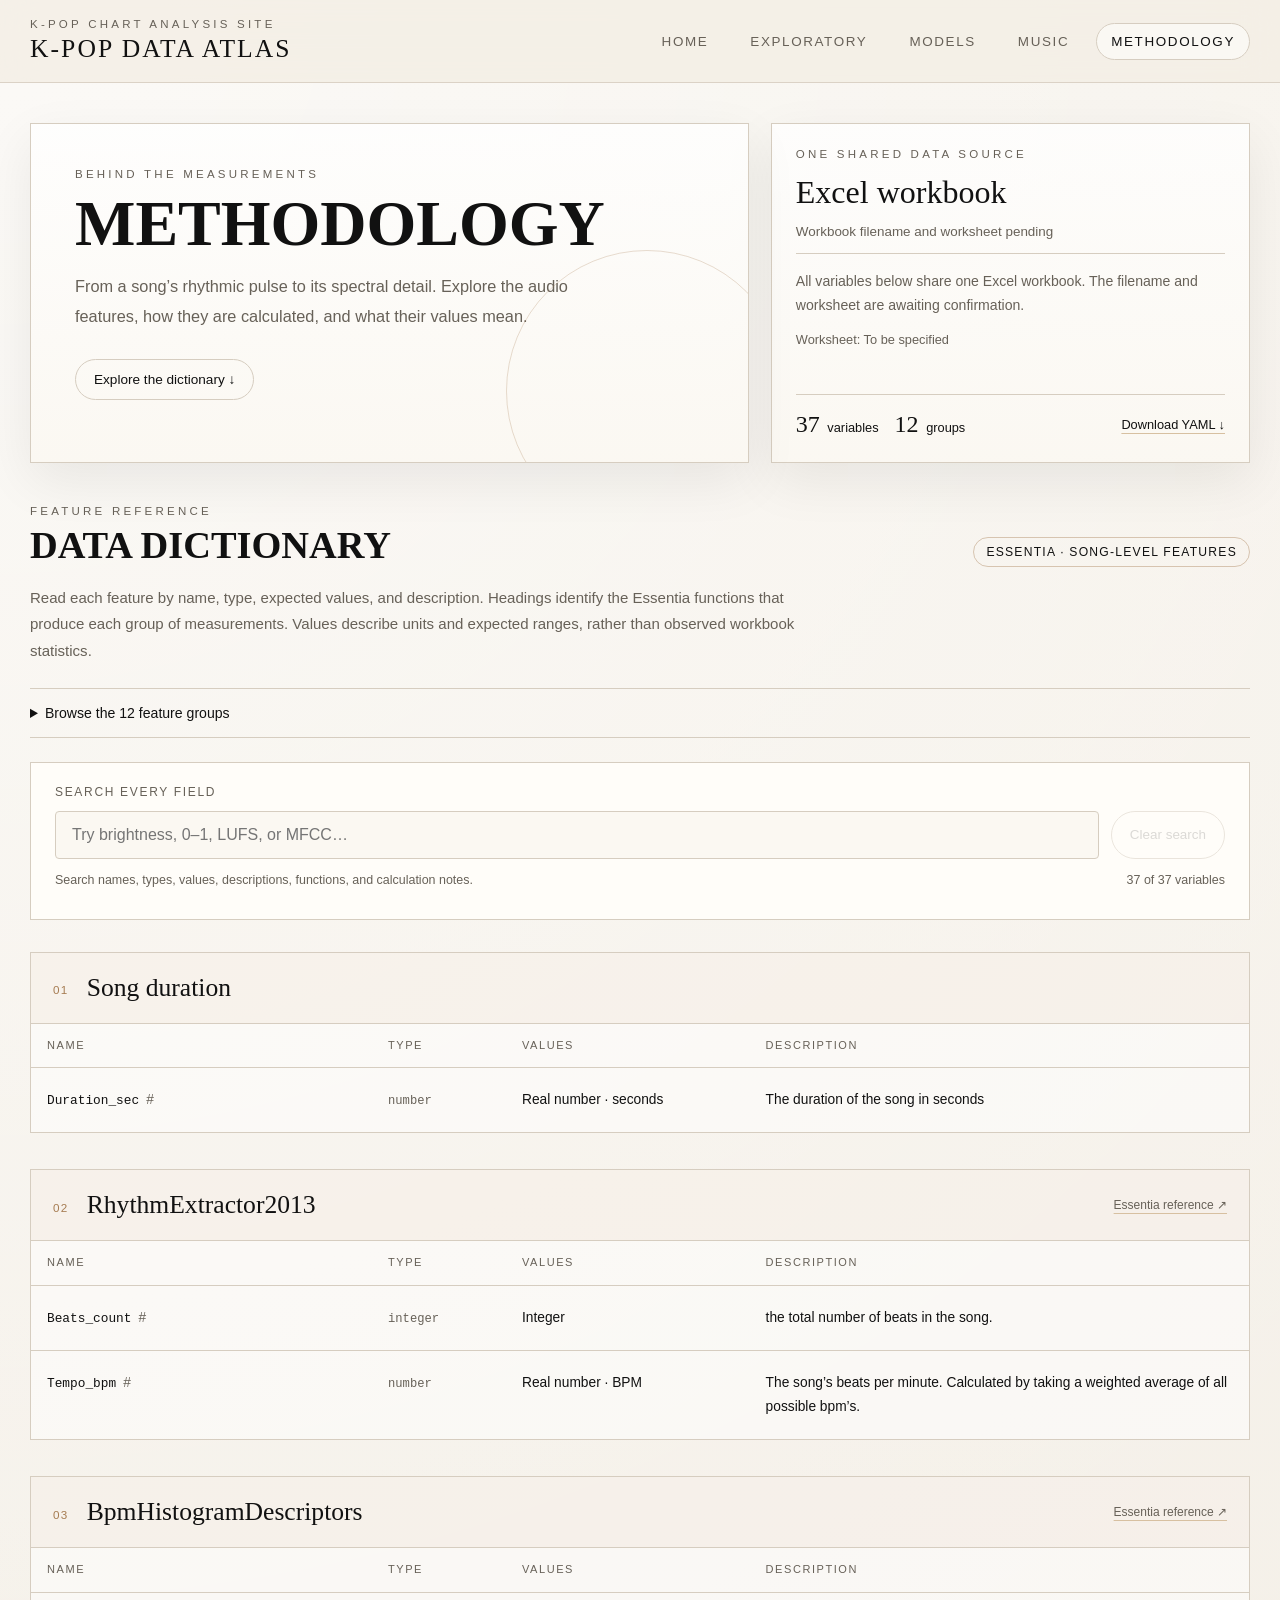
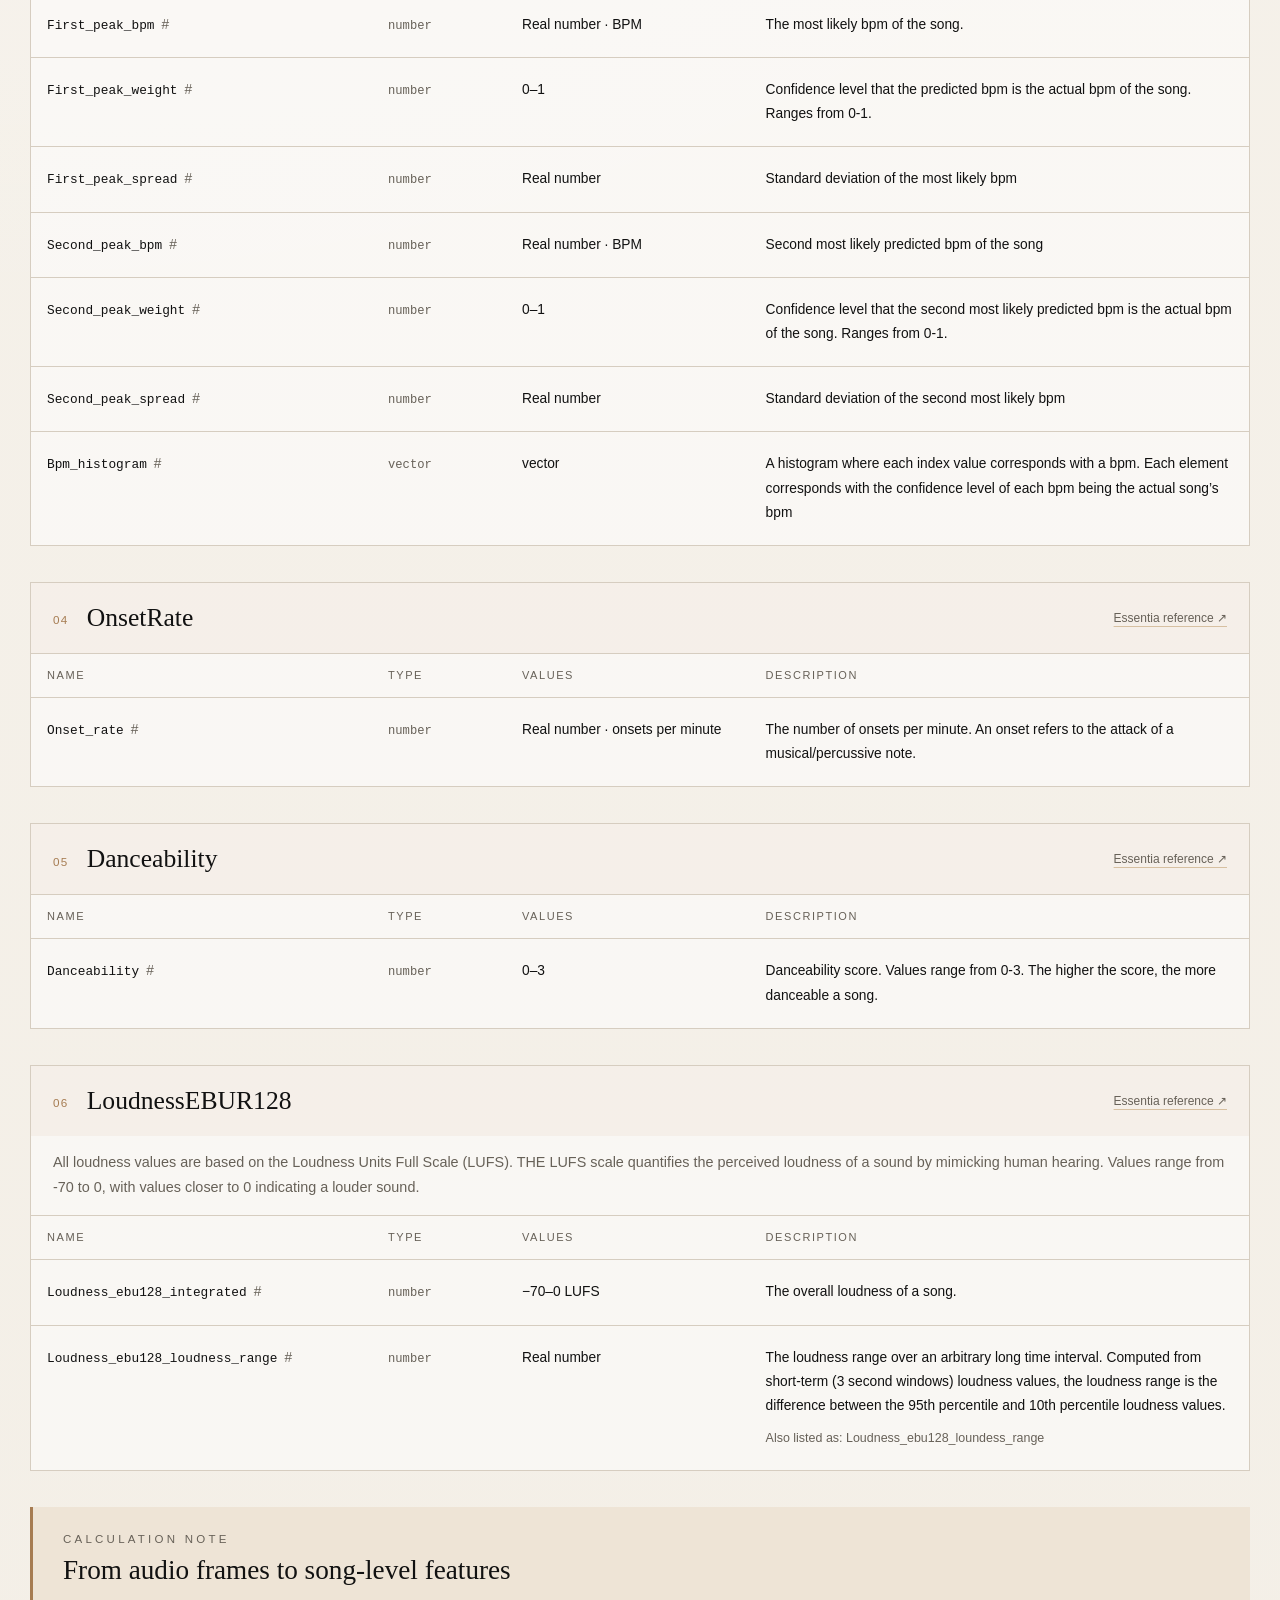
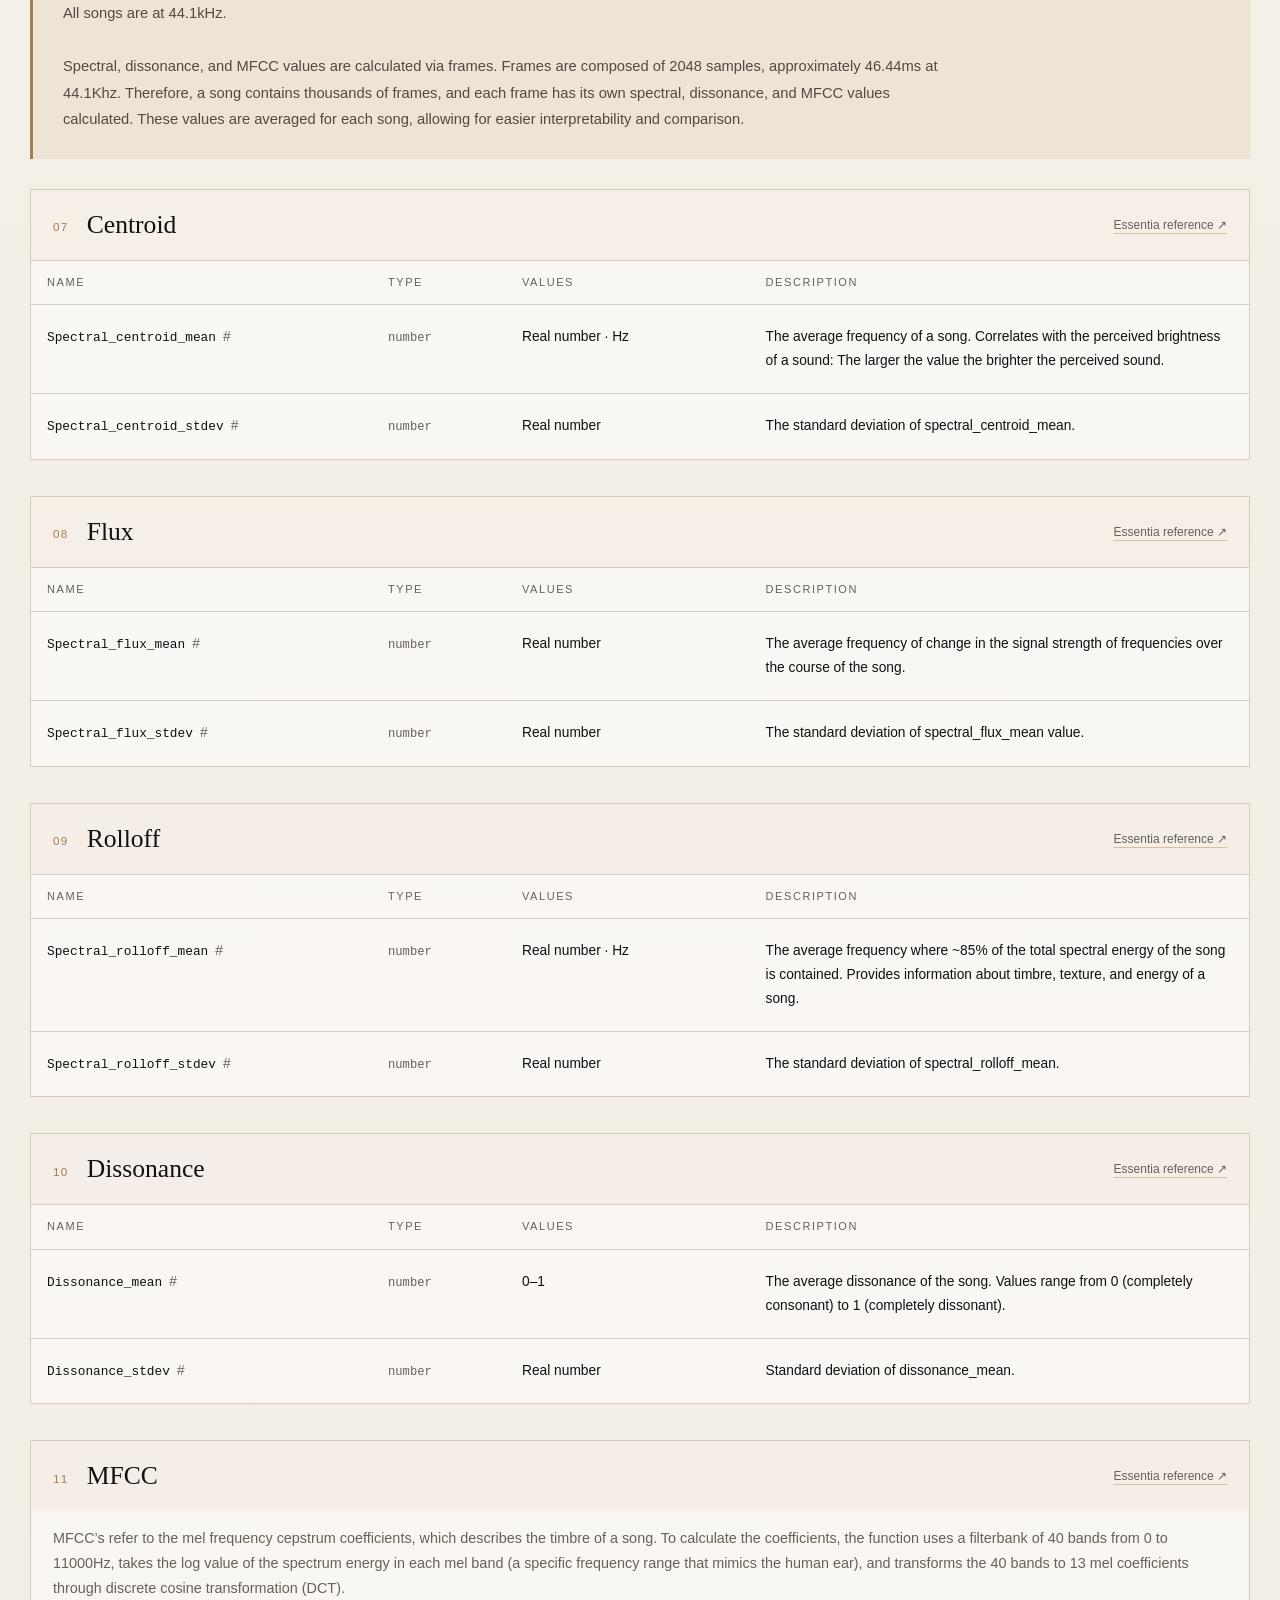
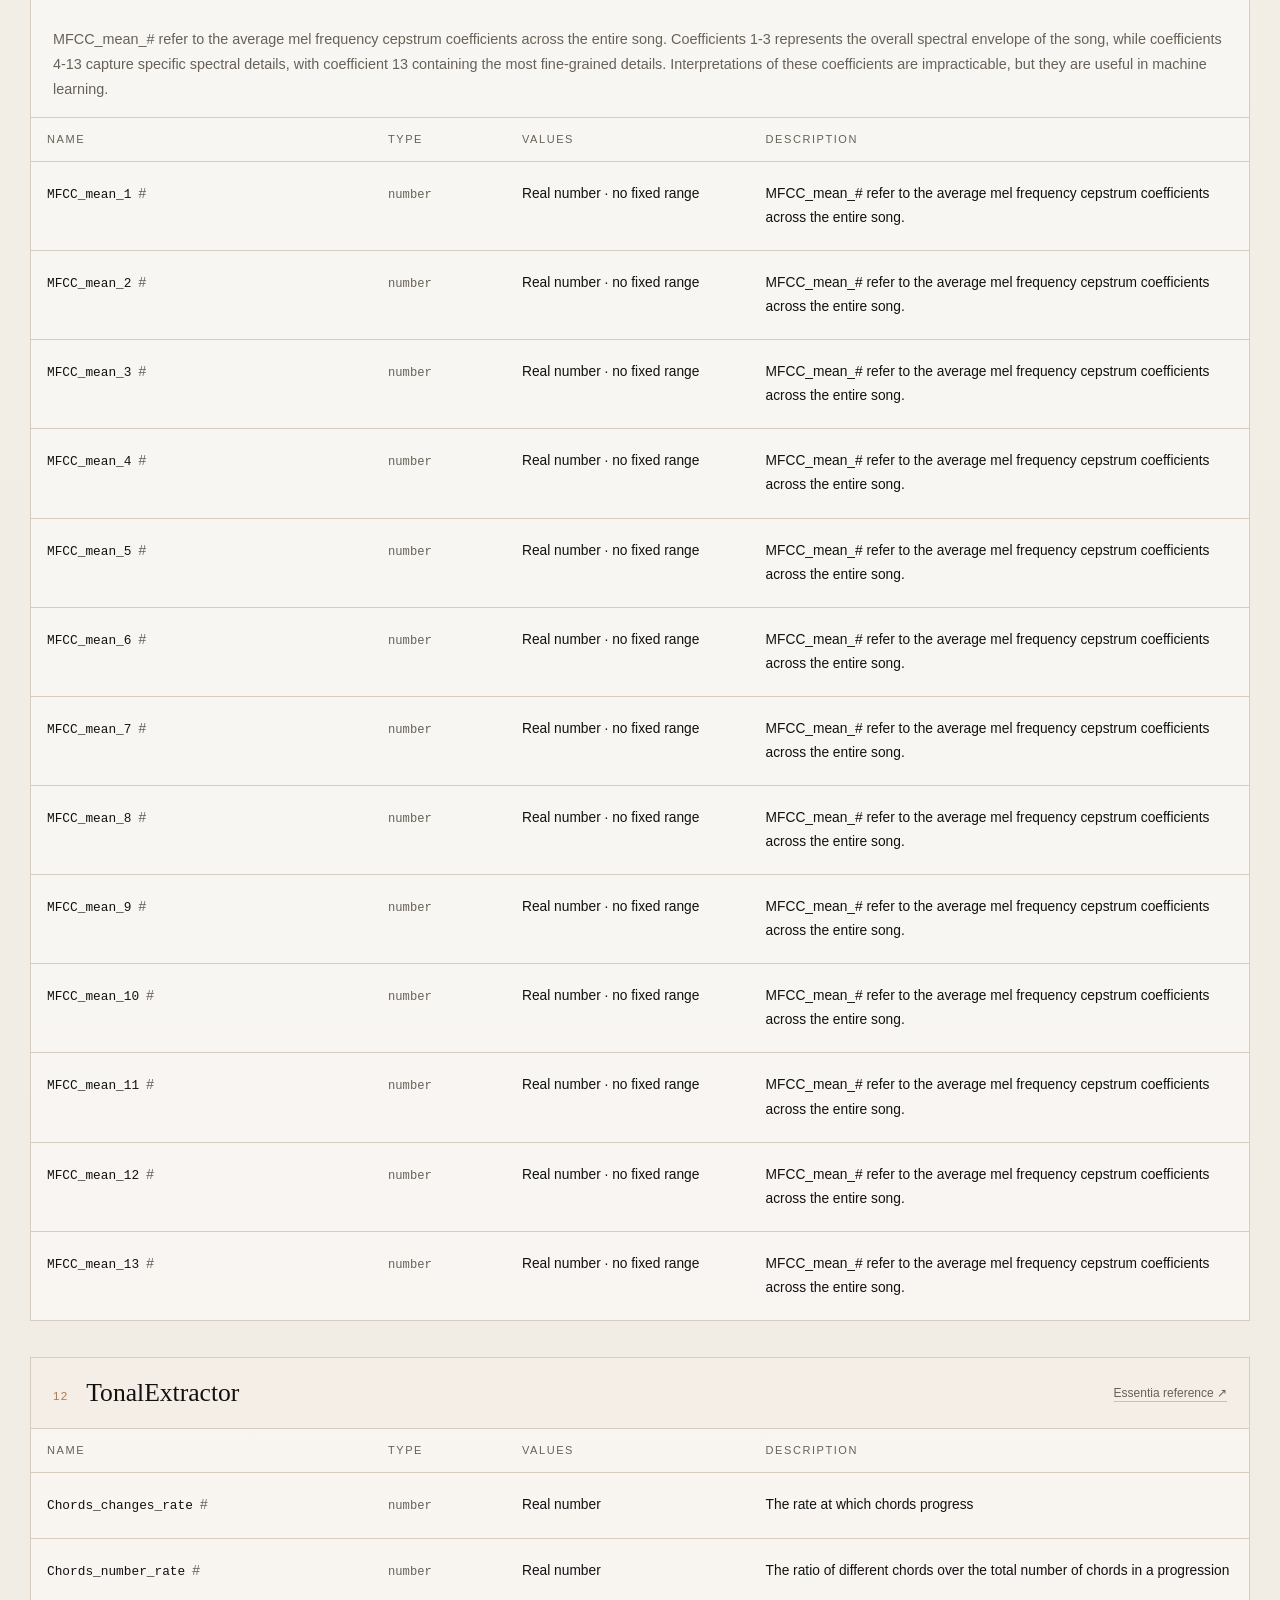
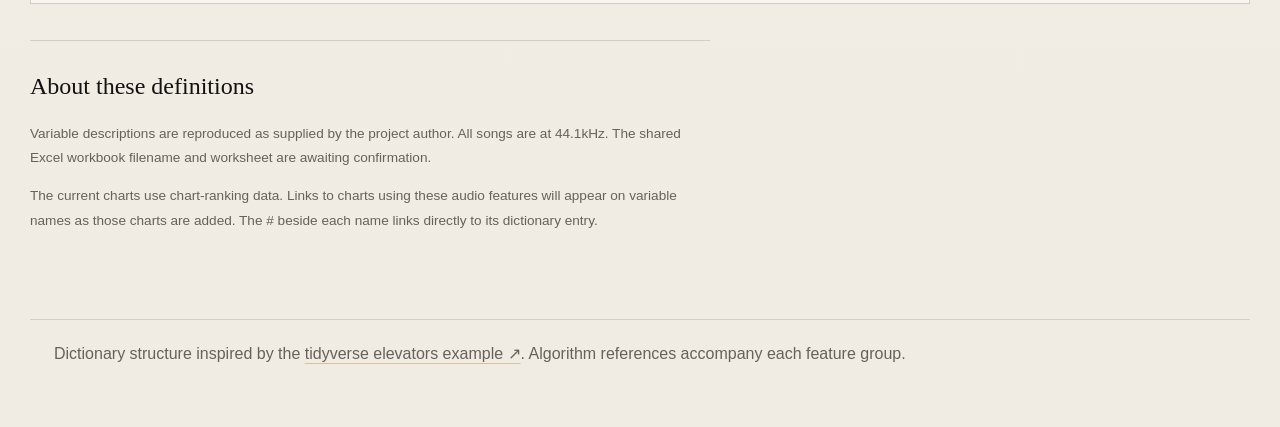
<file: docs/methodology.html>
<!DOCTYPE html>
<!-- Generated by build_methodology.py. Edit templates/methodology.html and data/audio_features.yaml. -->
<html lang="en">
<head>
  <meta charset="UTF-8">
  <meta name="viewport" content="width=device-width, initial-scale=1.0">
  <meta name="description" content="A searchable dictionary of Essentia audio features used in the K-pop Data Atlas, with units, definitions, and calculation notes.">
  <title>Methodology | K-pop Data Atlas</title>
  <link rel="stylesheet" href="static/css/styles.css">
  <link rel="stylesheet" href="static/css/methodology.css">
</head>
<body data-page="methodology">
<a class="skip-link" href="#dictionary">Skip to data dictionary</a>
<div class="site-shell">
      <header class="site-header">
        <div class="nav-wrap">
          <a class="brand-lockup" href="index.html">
            <span class="brand-kicker">K-pop chart analysis site</span>
            <span class="brand-title">K-pop Data Atlas</span>
          </a>
          <nav class="nav-links">
            <a class="nav-link" data-page="home" href="index.html">Home</a>
            <a class="nav-link" data-page="exploratory" href="exploratory.html">Exploratory</a>
            <a class="nav-link" data-page="models" href="models.html">Models</a>
            <a class="nav-link" data-page="music" href="music.html">Music</a>
            <a class="nav-link" data-page="methodology" href="methodology.html">Methodology</a>
          </nav>
        </div>
      </header>
<main class="page-wrap methodology-page">
  <section class="hero methodology-hero" aria-labelledby="page-title">
    <article class="hero-copy">
      <div class="eyebrow">Behind the measurements</div>
      <h1 class="page-title" id="page-title">Methodology</h1>
      <p class="lede">From a song’s rhythmic pulse to its spectral detail. Explore the audio features, how they are calculated, and what their values mean.</p>
      <a class="method-button" href="#dictionary">Explore the dictionary ↓</a>
    </article>
    <aside class="hero-panel source-panel" aria-labelledby="source-heading">
      <div>
        <div class="eyebrow">One shared data source</div>
        <h2 id="source-heading">Excel workbook</h2>
        <p class="source-filename">Workbook filename and worksheet pending</p>
        <p class="card-copy">All variables below share one Excel workbook. The filename and worksheet are awaiting confirmation.</p>
        <p class="source-sheet">Worksheet: To be specified</p>
      </div>
      <div class="source-meta"><span><strong>37</strong> variables</span><span><strong>12</strong> groups</span><a href="data/audio_features.yaml" download>Download YAML ↓</a></div>
    </aside>
  </section>
  <section id="dictionary" aria-labelledby="dictionary-title">
    <div class="section-head dictionary-heading"><div><div class="eyebrow">Feature reference</div><h2 class="section-title" id="dictionary-title">Data dictionary</h2></div><span class="pill">Essentia · Song-level features</span></div>
    <p class="section-copy dictionary-intro">Read each feature by name, type, expected values, and description. Headings identify the Essentia functions that produce each group of measurements. Values describe units and expected ranges, rather than observed workbook statistics.</p>
    <details class="dictionary-outline"><summary>Browse the 12 feature groups</summary><nav aria-label="Feature groups"><a href="#group-duration">Song duration <span>01</span></a><a href="#group-rhythm">RhythmExtractor2013 <span>02</span></a><a href="#group-bpm">BpmHistogramDescriptors <span>07</span></a><a href="#group-onset">OnsetRate <span>01</span></a><a href="#group-danceability">Danceability <span>01</span></a><a href="#group-loudness">LoudnessEBUR128 <span>02</span></a><a href="#group-centroid">Centroid <span>02</span></a><a href="#group-flux">Flux <span>02</span></a><a href="#group-rolloff">Rolloff <span>02</span></a><a href="#group-dissonance">Dissonance <span>02</span></a><a href="#group-mfcc">MFCC <span>13</span></a><a href="#group-tonal">TonalExtractor <span>02</span></a></nav></details>
    <div class="dictionary-search" hidden>
      <label for="dictionary-query">Search every field</label>
      <div class="search-input-row"><input id="dictionary-query" type="search" placeholder="Try brightness, 0–1, LUFS, or MFCC…" aria-describedby="search-help" autocomplete="off"><button type="button" id="clear-search">Clear search</button></div>
      <div class="search-meta"><p id="search-help">Search names, types, values, descriptions, functions, and calculation notes.</p><p id="search-count" role="status" aria-live="polite" aria-atomic="true">37 of 37 variables</p></div>
    </div>
    <noscript><p class="frame-note">All variables are shown below. Enable JavaScript to use the search filter.</p></noscript>
    <div id="dictionary-results"><section class="dictionary-group" id="group-duration" data-frame="false">
<div class="group-heading"><h3><span>01</span> Song duration</h3></div>
<table class="dictionary-table"><caption class="sr-only">Song duration variables</caption><colgroup><col class="col-name"><col class="col-type"><col class="col-values"><col class="col-description"></colgroup><thead><tr><th scope="col">Name</th><th scope="col">Type</th><th scope="col">Values</th><th scope="col">Description</th></tr></thead><tbody><tr id="variable-duration_sec" data-variable data-search="Duration_sec number Real number · seconds The duration of the song in seconds duration  duration Song duration  False  Excel (.xlsx)  Workbook filename and worksheet pending All variables below share one Excel workbook. The filename and worksheet are awaiting confirmation. "><th scope="row" data-label="Name"><code>Duration_sec</code><a class="permalink" href="#variable-duration_sec" aria-label="Permalink to Duration_sec">#</a></th><td data-label="Type"><span class="type-tag">number</span></td><td data-label="Values">Real number · seconds</td><td data-label="Description">The duration of the song in seconds</td></tr></tbody></table></section>
<section class="dictionary-group" id="group-rhythm" data-frame="false">
<div class="group-heading"><h3><span>02</span> RhythmExtractor2013</h3><a class="algorithm-reference" href="https://essentia.upf.edu/reference/std_RhythmExtractor2013.html">Essentia reference ↗</a></div>
<table class="dictionary-table"><caption class="sr-only">RhythmExtractor2013 variables</caption><colgroup><col class="col-name"><col class="col-type"><col class="col-values"><col class="col-description"></colgroup><thead><tr><th scope="col">Name</th><th scope="col">Type</th><th scope="col">Values</th><th scope="col">Description</th></tr></thead><tbody><tr id="variable-beats_count" data-variable data-search="Beats_count integer Integer the total number of beats in the song. rhythm  rhythm RhythmExtractor2013  False https://essentia.upf.edu/reference/std_RhythmExtractor2013.html Excel (.xlsx)  Workbook filename and worksheet pending All variables below share one Excel workbook. The filename and worksheet are awaiting confirmation. "><th scope="row" data-label="Name"><code>Beats_count</code><a class="permalink" href="#variable-beats_count" aria-label="Permalink to Beats_count">#</a></th><td data-label="Type"><span class="type-tag">integer</span></td><td data-label="Values">Integer</td><td data-label="Description">the total number of beats in the song.</td></tr><tr id="variable-tempo_bpm" data-variable data-search="Tempo_bpm number Real number · BPM The song’s beats per minute. Calculated by taking a weighted average of all possible bpm’s. rhythm  rhythm RhythmExtractor2013  False https://essentia.upf.edu/reference/std_RhythmExtractor2013.html Excel (.xlsx)  Workbook filename and worksheet pending All variables below share one Excel workbook. The filename and worksheet are awaiting confirmation. "><th scope="row" data-label="Name"><code>Tempo_bpm</code><a class="permalink" href="#variable-tempo_bpm" aria-label="Permalink to Tempo_bpm">#</a></th><td data-label="Type"><span class="type-tag">number</span></td><td data-label="Values">Real number · BPM</td><td data-label="Description">The song’s beats per minute. Calculated by taking a weighted average of all possible bpm’s.</td></tr></tbody></table></section>
<section class="dictionary-group" id="group-bpm" data-frame="false">
<div class="group-heading"><h3><span>03</span> BpmHistogramDescriptors</h3><a class="algorithm-reference" href="https://essentia.upf.edu/reference/std_BpmHistogramDescriptors.html">Essentia reference ↗</a></div>
<table class="dictionary-table"><caption class="sr-only">BpmHistogramDescriptors variables</caption><colgroup><col class="col-name"><col class="col-type"><col class="col-values"><col class="col-description"></colgroup><thead><tr><th scope="col">Name</th><th scope="col">Type</th><th scope="col">Values</th><th scope="col">Description</th></tr></thead><tbody><tr id="variable-first_peak_bpm" data-variable data-search="First_peak_bpm number Real number · BPM The most likely bpm of the song. bpm  bpm BpmHistogramDescriptors  False https://essentia.upf.edu/reference/std_BpmHistogramDescriptors.html Excel (.xlsx)  Workbook filename and worksheet pending All variables below share one Excel workbook. The filename and worksheet are awaiting confirmation. "><th scope="row" data-label="Name"><code>First_peak_bpm</code><a class="permalink" href="#variable-first_peak_bpm" aria-label="Permalink to First_peak_bpm">#</a></th><td data-label="Type"><span class="type-tag">number</span></td><td data-label="Values">Real number · BPM</td><td data-label="Description">The most likely bpm of the song.</td></tr><tr id="variable-first_peak_weight" data-variable data-search="First_peak_weight number 0–1 Confidence level that the predicted bpm is the actual bpm of the song. Ranges from 0-1. bpm  bpm BpmHistogramDescriptors  False https://essentia.upf.edu/reference/std_BpmHistogramDescriptors.html Excel (.xlsx)  Workbook filename and worksheet pending All variables below share one Excel workbook. The filename and worksheet are awaiting confirmation. "><th scope="row" data-label="Name"><code>First_peak_weight</code><a class="permalink" href="#variable-first_peak_weight" aria-label="Permalink to First_peak_weight">#</a></th><td data-label="Type"><span class="type-tag">number</span></td><td data-label="Values">0–1</td><td data-label="Description">Confidence level that the predicted bpm is the actual bpm of the song. Ranges from 0-1.</td></tr><tr id="variable-first_peak_spread" data-variable data-search="First_peak_spread number Real number Standard deviation of the most likely bpm bpm  bpm BpmHistogramDescriptors  False https://essentia.upf.edu/reference/std_BpmHistogramDescriptors.html Excel (.xlsx)  Workbook filename and worksheet pending All variables below share one Excel workbook. The filename and worksheet are awaiting confirmation. "><th scope="row" data-label="Name"><code>First_peak_spread</code><a class="permalink" href="#variable-first_peak_spread" aria-label="Permalink to First_peak_spread">#</a></th><td data-label="Type"><span class="type-tag">number</span></td><td data-label="Values">Real number</td><td data-label="Description">Standard deviation of the most likely bpm</td></tr><tr id="variable-second_peak_bpm" data-variable data-search="Second_peak_bpm number Real number · BPM Second most likely predicted bpm of the song bpm  bpm BpmHistogramDescriptors  False https://essentia.upf.edu/reference/std_BpmHistogramDescriptors.html Excel (.xlsx)  Workbook filename and worksheet pending All variables below share one Excel workbook. The filename and worksheet are awaiting confirmation. "><th scope="row" data-label="Name"><code>Second_peak_bpm</code><a class="permalink" href="#variable-second_peak_bpm" aria-label="Permalink to Second_peak_bpm">#</a></th><td data-label="Type"><span class="type-tag">number</span></td><td data-label="Values">Real number · BPM</td><td data-label="Description">Second most likely predicted bpm of the song</td></tr><tr id="variable-second_peak_weight" data-variable data-search="Second_peak_weight number 0–1 Confidence level that the second most likely predicted bpm is the actual bpm of the song. Ranges from 0-1. bpm  bpm BpmHistogramDescriptors  False https://essentia.upf.edu/reference/std_BpmHistogramDescriptors.html Excel (.xlsx)  Workbook filename and worksheet pending All variables below share one Excel workbook. The filename and worksheet are awaiting confirmation. "><th scope="row" data-label="Name"><code>Second_peak_weight</code><a class="permalink" href="#variable-second_peak_weight" aria-label="Permalink to Second_peak_weight">#</a></th><td data-label="Type"><span class="type-tag">number</span></td><td data-label="Values">0–1</td><td data-label="Description">Confidence level that the second most likely predicted bpm is the actual bpm of the song. Ranges from 0-1.</td></tr><tr id="variable-second_peak_spread" data-variable data-search="Second_peak_spread number Real number Standard deviation of the second most likely bpm bpm  bpm BpmHistogramDescriptors  False https://essentia.upf.edu/reference/std_BpmHistogramDescriptors.html Excel (.xlsx)  Workbook filename and worksheet pending All variables below share one Excel workbook. The filename and worksheet are awaiting confirmation. "><th scope="row" data-label="Name"><code>Second_peak_spread</code><a class="permalink" href="#variable-second_peak_spread" aria-label="Permalink to Second_peak_spread">#</a></th><td data-label="Type"><span class="type-tag">number</span></td><td data-label="Values">Real number</td><td data-label="Description">Standard deviation of the second most likely bpm</td></tr><tr id="variable-bpm_histogram" data-variable data-search="Bpm_histogram vector vector A histogram where each index value corresponds with a bpm. Each element corresponds with the confidence level of each bpm being the actual song’s bpm bpm  bpm BpmHistogramDescriptors  False https://essentia.upf.edu/reference/std_BpmHistogramDescriptors.html Excel (.xlsx)  Workbook filename and worksheet pending All variables below share one Excel workbook. The filename and worksheet are awaiting confirmation. "><th scope="row" data-label="Name"><code>Bpm_histogram</code><a class="permalink" href="#variable-bpm_histogram" aria-label="Permalink to Bpm_histogram">#</a></th><td data-label="Type"><span class="type-tag">vector</span></td><td data-label="Values">vector</td><td data-label="Description">A histogram where each index value corresponds with a bpm. Each element corresponds with the confidence level of each bpm being the actual song’s bpm</td></tr></tbody></table></section>
<section class="dictionary-group" id="group-onset" data-frame="false">
<div class="group-heading"><h3><span>04</span> OnsetRate</h3><a class="algorithm-reference" href="https://essentia.upf.edu/reference/std_OnsetRate.html">Essentia reference ↗</a></div>
<table class="dictionary-table"><caption class="sr-only">OnsetRate variables</caption><colgroup><col class="col-name"><col class="col-type"><col class="col-values"><col class="col-description"></colgroup><thead><tr><th scope="col">Name</th><th scope="col">Type</th><th scope="col">Values</th><th scope="col">Description</th></tr></thead><tbody><tr id="variable-onset_rate" data-variable data-search="Onset_rate number Real number · onsets per minute The number of onsets per minute. An onset refers to the attack of a musical/percussive note. onset  onset OnsetRate  False https://essentia.upf.edu/reference/std_OnsetRate.html Excel (.xlsx)  Workbook filename and worksheet pending All variables below share one Excel workbook. The filename and worksheet are awaiting confirmation. "><th scope="row" data-label="Name"><code>Onset_rate</code><a class="permalink" href="#variable-onset_rate" aria-label="Permalink to Onset_rate">#</a></th><td data-label="Type"><span class="type-tag">number</span></td><td data-label="Values">Real number · onsets per minute</td><td data-label="Description">The number of onsets per minute. An onset refers to the attack of a musical/percussive note.</td></tr></tbody></table></section>
<section class="dictionary-group" id="group-danceability" data-frame="false">
<div class="group-heading"><h3><span>05</span> Danceability</h3><a class="algorithm-reference" href="https://essentia.upf.edu/reference/std_Danceability.html">Essentia reference ↗</a></div>
<table class="dictionary-table"><caption class="sr-only">Danceability variables</caption><colgroup><col class="col-name"><col class="col-type"><col class="col-values"><col class="col-description"></colgroup><thead><tr><th scope="col">Name</th><th scope="col">Type</th><th scope="col">Values</th><th scope="col">Description</th></tr></thead><tbody><tr id="variable-danceability" data-variable data-search="Danceability number 0–3 Danceability score. Values range from 0-3. The higher the score, the more danceable a song. danceability  danceability Danceability  False https://essentia.upf.edu/reference/std_Danceability.html Excel (.xlsx)  Workbook filename and worksheet pending All variables below share one Excel workbook. The filename and worksheet are awaiting confirmation. "><th scope="row" data-label="Name"><code>Danceability</code><a class="permalink" href="#variable-danceability" aria-label="Permalink to Danceability">#</a></th><td data-label="Type"><span class="type-tag">number</span></td><td data-label="Values">0–3</td><td data-label="Description">Danceability score. Values range from 0-3. The higher the score, the more danceable a song.</td></tr></tbody></table></section>
<section class="dictionary-group" id="group-loudness" data-frame="false">
<div class="group-heading"><h3><span>06</span> LoudnessEBUR128</h3><a class="algorithm-reference" href="https://essentia.upf.edu/reference/std_LoudnessEBUR128.html">Essentia reference ↗</a></div><p class="group-description">All loudness values are based on the Loudness Units Full Scale (LUFS). THE LUFS scale quantifies the perceived loudness of a sound by mimicking human hearing. Values range from -70 to 0, with values closer to 0 indicating a louder sound.</p>
<table class="dictionary-table"><caption class="sr-only">LoudnessEBUR128 variables</caption><colgroup><col class="col-name"><col class="col-type"><col class="col-values"><col class="col-description"></colgroup><thead><tr><th scope="col">Name</th><th scope="col">Type</th><th scope="col">Values</th><th scope="col">Description</th></tr></thead><tbody><tr id="variable-loudness_ebu128_integrated" data-variable data-search="Loudness_ebu128_integrated number −70–0 LUFS The overall loudness of a song. loudness  loudness LoudnessEBUR128 All loudness values are based on the Loudness Units Full Scale (LUFS). THE LUFS scale quantifies the perceived loudness of a sound by mimicking human hearing. Values range from -70 to 0, with values closer to 0 indicating a louder sound. False https://essentia.upf.edu/reference/std_LoudnessEBUR128.html Excel (.xlsx)  Workbook filename and worksheet pending All variables below share one Excel workbook. The filename and worksheet are awaiting confirmation. "><th scope="row" data-label="Name"><code>Loudness_ebu128_integrated</code><a class="permalink" href="#variable-loudness_ebu128_integrated" aria-label="Permalink to Loudness_ebu128_integrated">#</a></th><td data-label="Type"><span class="type-tag">number</span></td><td data-label="Values">−70–0 LUFS</td><td data-label="Description">The overall loudness of a song.</td></tr><tr id="variable-loudness_ebu128_loudness_range" data-variable data-search="Loudness_ebu128_loudness_range number Real number The loudness range over an arbitrary long time interval. Computed from short-term (3 second windows) loudness values, the loudness range is the difference between the 95th percentile and 10th percentile loudness values. loudness  Loudness_ebu128_loundess_range loudness LoudnessEBUR128 All loudness values are based on the Loudness Units Full Scale (LUFS). THE LUFS scale quantifies the perceived loudness of a sound by mimicking human hearing. Values range from -70 to 0, with values closer to 0 indicating a louder sound. False https://essentia.upf.edu/reference/std_LoudnessEBUR128.html Excel (.xlsx)  Workbook filename and worksheet pending All variables below share one Excel workbook. The filename and worksheet are awaiting confirmation. "><th scope="row" data-label="Name"><code>Loudness_ebu128_loudness_range</code><a class="permalink" href="#variable-loudness_ebu128_loudness_range" aria-label="Permalink to Loudness_ebu128_loudness_range">#</a></th><td data-label="Type"><span class="type-tag">number</span></td><td data-label="Values">Real number</td><td data-label="Description">The loudness range over an arbitrary long time interval. Computed from short-term (3 second windows) loudness values, the loudness range is the difference between the 95th percentile and 10th percentile loudness values.<small class="variable-note">Also listed as: Loudness_ebu128_loundess_range</small></td></tr></tbody></table></section>
<aside class="frame-note" id="frame-note"><div class="eyebrow">Calculation note</div><h3>From audio frames to song-level features</h3><p>All songs are at 44.1kHz.

Spectral, dissonance, and MFCC values are calculated via frames. Frames are composed of 2048 samples, approximately 46.44ms at 44.1Khz. Therefore, a song contains thousands of frames, and each frame has its own spectral, dissonance, and MFCC values calculated. These values are averaged for each song, allowing for easier interpretability and comparison.</p></aside>
<section class="dictionary-group" id="group-centroid" data-frame="true">
<div class="group-heading"><h3><span>07</span> Centroid</h3><a class="algorithm-reference" href="https://essentia.upf.edu/reference/std_Centroid.html">Essentia reference ↗</a></div>
<table class="dictionary-table"><caption class="sr-only">Centroid variables</caption><colgroup><col class="col-name"><col class="col-type"><col class="col-values"><col class="col-description"></colgroup><thead><tr><th scope="col">Name</th><th scope="col">Type</th><th scope="col">Values</th><th scope="col">Description</th></tr></thead><tbody><tr id="variable-spectral_centroid_mean" data-variable data-search="Spectral_centroid_mean number Real number · Hz The average frequency of a song. Correlates with the perceived brightness of a sound: The larger the value the brighter the perceived sound. centroid  centroid Centroid  True https://essentia.upf.edu/reference/std_Centroid.html Excel (.xlsx)  Workbook filename and worksheet pending All variables below share one Excel workbook. The filename and worksheet are awaiting confirmation. From audio frames to song-level features All songs are at 44.1kHz.

Spectral, dissonance, and MFCC values are calculated via frames. Frames are composed of 2048 samples, approximately 46.44ms at 44.1Khz. Therefore, a song contains thousands of frames, and each frame has its own spectral, dissonance, and MFCC values calculated. These values are averaged for each song, allowing for easier interpretability and comparison."><th scope="row" data-label="Name"><code>Spectral_centroid_mean</code><a class="permalink" href="#variable-spectral_centroid_mean" aria-label="Permalink to Spectral_centroid_mean">#</a></th><td data-label="Type"><span class="type-tag">number</span></td><td data-label="Values">Real number · Hz</td><td data-label="Description">The average frequency of a song. Correlates with the perceived brightness of a sound: The larger the value the brighter the perceived sound.</td></tr><tr id="variable-spectral_centroid_stdev" data-variable data-search="Spectral_centroid_stdev number Real number The standard deviation of spectral_centroid_mean. centroid  centroid Centroid  True https://essentia.upf.edu/reference/std_Centroid.html Excel (.xlsx)  Workbook filename and worksheet pending All variables below share one Excel workbook. The filename and worksheet are awaiting confirmation. From audio frames to song-level features All songs are at 44.1kHz.

Spectral, dissonance, and MFCC values are calculated via frames. Frames are composed of 2048 samples, approximately 46.44ms at 44.1Khz. Therefore, a song contains thousands of frames, and each frame has its own spectral, dissonance, and MFCC values calculated. These values are averaged for each song, allowing for easier interpretability and comparison."><th scope="row" data-label="Name"><code>Spectral_centroid_stdev</code><a class="permalink" href="#variable-spectral_centroid_stdev" aria-label="Permalink to Spectral_centroid_stdev">#</a></th><td data-label="Type"><span class="type-tag">number</span></td><td data-label="Values">Real number</td><td data-label="Description">The standard deviation of spectral_centroid_mean.</td></tr></tbody></table></section>
<section class="dictionary-group" id="group-flux" data-frame="true">
<div class="group-heading"><h3><span>08</span> Flux</h3><a class="algorithm-reference" href="https://essentia.upf.edu/reference/std_Flux.html">Essentia reference ↗</a></div>
<table class="dictionary-table"><caption class="sr-only">Flux variables</caption><colgroup><col class="col-name"><col class="col-type"><col class="col-values"><col class="col-description"></colgroup><thead><tr><th scope="col">Name</th><th scope="col">Type</th><th scope="col">Values</th><th scope="col">Description</th></tr></thead><tbody><tr id="variable-spectral_flux_mean" data-variable data-search="Spectral_flux_mean number Real number The average frequency of change in the signal strength of frequencies over the course of the song. flux  flux Flux  True https://essentia.upf.edu/reference/std_Flux.html Excel (.xlsx)  Workbook filename and worksheet pending All variables below share one Excel workbook. The filename and worksheet are awaiting confirmation. From audio frames to song-level features All songs are at 44.1kHz.

Spectral, dissonance, and MFCC values are calculated via frames. Frames are composed of 2048 samples, approximately 46.44ms at 44.1Khz. Therefore, a song contains thousands of frames, and each frame has its own spectral, dissonance, and MFCC values calculated. These values are averaged for each song, allowing for easier interpretability and comparison."><th scope="row" data-label="Name"><code>Spectral_flux_mean</code><a class="permalink" href="#variable-spectral_flux_mean" aria-label="Permalink to Spectral_flux_mean">#</a></th><td data-label="Type"><span class="type-tag">number</span></td><td data-label="Values">Real number</td><td data-label="Description">The average frequency of change in the signal strength of frequencies over the course of the song.</td></tr><tr id="variable-spectral_flux_stdev" data-variable data-search="Spectral_flux_stdev number Real number The standard deviation of spectral_flux_mean value. flux  flux Flux  True https://essentia.upf.edu/reference/std_Flux.html Excel (.xlsx)  Workbook filename and worksheet pending All variables below share one Excel workbook. The filename and worksheet are awaiting confirmation. From audio frames to song-level features All songs are at 44.1kHz.

Spectral, dissonance, and MFCC values are calculated via frames. Frames are composed of 2048 samples, approximately 46.44ms at 44.1Khz. Therefore, a song contains thousands of frames, and each frame has its own spectral, dissonance, and MFCC values calculated. These values are averaged for each song, allowing for easier interpretability and comparison."><th scope="row" data-label="Name"><code>Spectral_flux_stdev</code><a class="permalink" href="#variable-spectral_flux_stdev" aria-label="Permalink to Spectral_flux_stdev">#</a></th><td data-label="Type"><span class="type-tag">number</span></td><td data-label="Values">Real number</td><td data-label="Description">The standard deviation of spectral_flux_mean value.</td></tr></tbody></table></section>
<section class="dictionary-group" id="group-rolloff" data-frame="true">
<div class="group-heading"><h3><span>09</span> Rolloff</h3><a class="algorithm-reference" href="https://essentia.upf.edu/reference/std_RollOff.html">Essentia reference ↗</a></div>
<table class="dictionary-table"><caption class="sr-only">Rolloff variables</caption><colgroup><col class="col-name"><col class="col-type"><col class="col-values"><col class="col-description"></colgroup><thead><tr><th scope="col">Name</th><th scope="col">Type</th><th scope="col">Values</th><th scope="col">Description</th></tr></thead><tbody><tr id="variable-spectral_rolloff_mean" data-variable data-search="Spectral_rolloff_mean number Real number · Hz The average frequency where ~85% of the total spectral energy of the song is contained. Provides information about timbre, texture, and energy of a song. rolloff  rolloff Rolloff  True https://essentia.upf.edu/reference/std_RollOff.html Excel (.xlsx)  Workbook filename and worksheet pending All variables below share one Excel workbook. The filename and worksheet are awaiting confirmation. From audio frames to song-level features All songs are at 44.1kHz.

Spectral, dissonance, and MFCC values are calculated via frames. Frames are composed of 2048 samples, approximately 46.44ms at 44.1Khz. Therefore, a song contains thousands of frames, and each frame has its own spectral, dissonance, and MFCC values calculated. These values are averaged for each song, allowing for easier interpretability and comparison."><th scope="row" data-label="Name"><code>Spectral_rolloff_mean</code><a class="permalink" href="#variable-spectral_rolloff_mean" aria-label="Permalink to Spectral_rolloff_mean">#</a></th><td data-label="Type"><span class="type-tag">number</span></td><td data-label="Values">Real number · Hz</td><td data-label="Description">The average frequency where ~85% of the total spectral energy of the song is contained. Provides information about timbre, texture, and energy of a song.</td></tr><tr id="variable-spectral_rolloff_stdev" data-variable data-search="Spectral_rolloff_stdev number Real number The standard deviation of spectral_rolloff_mean. rolloff  rolloff Rolloff  True https://essentia.upf.edu/reference/std_RollOff.html Excel (.xlsx)  Workbook filename and worksheet pending All variables below share one Excel workbook. The filename and worksheet are awaiting confirmation. From audio frames to song-level features All songs are at 44.1kHz.

Spectral, dissonance, and MFCC values are calculated via frames. Frames are composed of 2048 samples, approximately 46.44ms at 44.1Khz. Therefore, a song contains thousands of frames, and each frame has its own spectral, dissonance, and MFCC values calculated. These values are averaged for each song, allowing for easier interpretability and comparison."><th scope="row" data-label="Name"><code>Spectral_rolloff_stdev</code><a class="permalink" href="#variable-spectral_rolloff_stdev" aria-label="Permalink to Spectral_rolloff_stdev">#</a></th><td data-label="Type"><span class="type-tag">number</span></td><td data-label="Values">Real number</td><td data-label="Description">The standard deviation of spectral_rolloff_mean.</td></tr></tbody></table></section>
<section class="dictionary-group" id="group-dissonance" data-frame="true">
<div class="group-heading"><h3><span>10</span> Dissonance</h3><a class="algorithm-reference" href="https://essentia.upf.edu/reference/std_Dissonance.html">Essentia reference ↗</a></div>
<table class="dictionary-table"><caption class="sr-only">Dissonance variables</caption><colgroup><col class="col-name"><col class="col-type"><col class="col-values"><col class="col-description"></colgroup><thead><tr><th scope="col">Name</th><th scope="col">Type</th><th scope="col">Values</th><th scope="col">Description</th></tr></thead><tbody><tr id="variable-dissonance_mean" data-variable data-search="Dissonance_mean number 0–1 The average dissonance of the song. Values range from 0 (completely consonant) to 1 (completely dissonant). dissonance  dissonance Dissonance  True https://essentia.upf.edu/reference/std_Dissonance.html Excel (.xlsx)  Workbook filename and worksheet pending All variables below share one Excel workbook. The filename and worksheet are awaiting confirmation. From audio frames to song-level features All songs are at 44.1kHz.

Spectral, dissonance, and MFCC values are calculated via frames. Frames are composed of 2048 samples, approximately 46.44ms at 44.1Khz. Therefore, a song contains thousands of frames, and each frame has its own spectral, dissonance, and MFCC values calculated. These values are averaged for each song, allowing for easier interpretability and comparison."><th scope="row" data-label="Name"><code>Dissonance_mean</code><a class="permalink" href="#variable-dissonance_mean" aria-label="Permalink to Dissonance_mean">#</a></th><td data-label="Type"><span class="type-tag">number</span></td><td data-label="Values">0–1</td><td data-label="Description">The average dissonance of the song. Values range from 0 (completely consonant) to 1 (completely dissonant).</td></tr><tr id="variable-dissonance_stdev" data-variable data-search="Dissonance_stdev number Real number Standard deviation of dissonance_mean. dissonance  dissonance Dissonance  True https://essentia.upf.edu/reference/std_Dissonance.html Excel (.xlsx)  Workbook filename and worksheet pending All variables below share one Excel workbook. The filename and worksheet are awaiting confirmation. From audio frames to song-level features All songs are at 44.1kHz.

Spectral, dissonance, and MFCC values are calculated via frames. Frames are composed of 2048 samples, approximately 46.44ms at 44.1Khz. Therefore, a song contains thousands of frames, and each frame has its own spectral, dissonance, and MFCC values calculated. These values are averaged for each song, allowing for easier interpretability and comparison."><th scope="row" data-label="Name"><code>Dissonance_stdev</code><a class="permalink" href="#variable-dissonance_stdev" aria-label="Permalink to Dissonance_stdev">#</a></th><td data-label="Type"><span class="type-tag">number</span></td><td data-label="Values">Real number</td><td data-label="Description">Standard deviation of dissonance_mean.</td></tr></tbody></table></section>
<section class="dictionary-group" id="group-mfcc" data-frame="true">
<div class="group-heading"><h3><span>11</span> MFCC</h3><a class="algorithm-reference" href="https://essentia.upf.edu/reference/std_MFCC.html">Essentia reference ↗</a></div><p class="group-description">MFCC’s refer to the mel frequency cepstrum coefficients, which describes the timbre of a song. To calculate the coefficients, the function uses a filterbank of 40 bands from 0 to 11000Hz, takes the log value of the spectrum energy in each mel band (a specific frequency range that mimics the human ear), and transforms the 40 bands to 13 mel coefficients through discrete cosine transformation (DCT).

MFCC_mean_# refer to the average mel frequency cepstrum coefficients across the entire song. Coefficients 1-3 represents the overall spectral envelope of the song, while coefficients 4-13 capture specific spectral details, with coefficient 13 containing the most fine-grained details. Interpretations of these coefficients are impracticable, but they are useful in machine learning.</p>
<table class="dictionary-table"><caption class="sr-only">MFCC variables</caption><colgroup><col class="col-name"><col class="col-type"><col class="col-values"><col class="col-description"></colgroup><thead><tr><th scope="col">Name</th><th scope="col">Type</th><th scope="col">Values</th><th scope="col">Description</th></tr></thead><tbody><tr id="variable-mfcc_mean_1" data-variable data-search="MFCC_mean_1 number Real number · no fixed range MFCC_mean_# refer to the average mel frequency cepstrum coefficients across the entire song. mfcc  mfcc MFCC MFCC’s refer to the mel frequency cepstrum coefficients, which describes the timbre of a song. To calculate the coefficients, the function uses a filterbank of 40 bands from 0 to 11000Hz, takes the log value of the spectrum energy in each mel band (a specific frequency range that mimics the human ear), and transforms the 40 bands to 13 mel coefficients through discrete cosine transformation (DCT).

MFCC_mean_# refer to the average mel frequency cepstrum coefficients across the entire song. Coefficients 1-3 represents the overall spectral envelope of the song, while coefficients 4-13 capture specific spectral details, with coefficient 13 containing the most fine-grained details. Interpretations of these coefficients are impracticable, but they are useful in machine learning. True https://essentia.upf.edu/reference/std_MFCC.html Excel (.xlsx)  Workbook filename and worksheet pending All variables below share one Excel workbook. The filename and worksheet are awaiting confirmation. From audio frames to song-level features All songs are at 44.1kHz.

Spectral, dissonance, and MFCC values are calculated via frames. Frames are composed of 2048 samples, approximately 46.44ms at 44.1Khz. Therefore, a song contains thousands of frames, and each frame has its own spectral, dissonance, and MFCC values calculated. These values are averaged for each song, allowing for easier interpretability and comparison."><th scope="row" data-label="Name"><code>MFCC_mean_1</code><a class="permalink" href="#variable-mfcc_mean_1" aria-label="Permalink to MFCC_mean_1">#</a></th><td data-label="Type"><span class="type-tag">number</span></td><td data-label="Values">Real number · no fixed range</td><td data-label="Description">MFCC_mean_# refer to the average mel frequency cepstrum coefficients across the entire song.</td></tr><tr id="variable-mfcc_mean_2" data-variable data-search="MFCC_mean_2 number Real number · no fixed range MFCC_mean_# refer to the average mel frequency cepstrum coefficients across the entire song. mfcc  mfcc MFCC MFCC’s refer to the mel frequency cepstrum coefficients, which describes the timbre of a song. To calculate the coefficients, the function uses a filterbank of 40 bands from 0 to 11000Hz, takes the log value of the spectrum energy in each mel band (a specific frequency range that mimics the human ear), and transforms the 40 bands to 13 mel coefficients through discrete cosine transformation (DCT).

MFCC_mean_# refer to the average mel frequency cepstrum coefficients across the entire song. Coefficients 1-3 represents the overall spectral envelope of the song, while coefficients 4-13 capture specific spectral details, with coefficient 13 containing the most fine-grained details. Interpretations of these coefficients are impracticable, but they are useful in machine learning. True https://essentia.upf.edu/reference/std_MFCC.html Excel (.xlsx)  Workbook filename and worksheet pending All variables below share one Excel workbook. The filename and worksheet are awaiting confirmation. From audio frames to song-level features All songs are at 44.1kHz.

Spectral, dissonance, and MFCC values are calculated via frames. Frames are composed of 2048 samples, approximately 46.44ms at 44.1Khz. Therefore, a song contains thousands of frames, and each frame has its own spectral, dissonance, and MFCC values calculated. These values are averaged for each song, allowing for easier interpretability and comparison."><th scope="row" data-label="Name"><code>MFCC_mean_2</code><a class="permalink" href="#variable-mfcc_mean_2" aria-label="Permalink to MFCC_mean_2">#</a></th><td data-label="Type"><span class="type-tag">number</span></td><td data-label="Values">Real number · no fixed range</td><td data-label="Description">MFCC_mean_# refer to the average mel frequency cepstrum coefficients across the entire song.</td></tr><tr id="variable-mfcc_mean_3" data-variable data-search="MFCC_mean_3 number Real number · no fixed range MFCC_mean_# refer to the average mel frequency cepstrum coefficients across the entire song. mfcc  mfcc MFCC MFCC’s refer to the mel frequency cepstrum coefficients, which describes the timbre of a song. To calculate the coefficients, the function uses a filterbank of 40 bands from 0 to 11000Hz, takes the log value of the spectrum energy in each mel band (a specific frequency range that mimics the human ear), and transforms the 40 bands to 13 mel coefficients through discrete cosine transformation (DCT).

MFCC_mean_# refer to the average mel frequency cepstrum coefficients across the entire song. Coefficients 1-3 represents the overall spectral envelope of the song, while coefficients 4-13 capture specific spectral details, with coefficient 13 containing the most fine-grained details. Interpretations of these coefficients are impracticable, but they are useful in machine learning. True https://essentia.upf.edu/reference/std_MFCC.html Excel (.xlsx)  Workbook filename and worksheet pending All variables below share one Excel workbook. The filename and worksheet are awaiting confirmation. From audio frames to song-level features All songs are at 44.1kHz.

Spectral, dissonance, and MFCC values are calculated via frames. Frames are composed of 2048 samples, approximately 46.44ms at 44.1Khz. Therefore, a song contains thousands of frames, and each frame has its own spectral, dissonance, and MFCC values calculated. These values are averaged for each song, allowing for easier interpretability and comparison."><th scope="row" data-label="Name"><code>MFCC_mean_3</code><a class="permalink" href="#variable-mfcc_mean_3" aria-label="Permalink to MFCC_mean_3">#</a></th><td data-label="Type"><span class="type-tag">number</span></td><td data-label="Values">Real number · no fixed range</td><td data-label="Description">MFCC_mean_# refer to the average mel frequency cepstrum coefficients across the entire song.</td></tr><tr id="variable-mfcc_mean_4" data-variable data-search="MFCC_mean_4 number Real number · no fixed range MFCC_mean_# refer to the average mel frequency cepstrum coefficients across the entire song. mfcc  mfcc MFCC MFCC’s refer to the mel frequency cepstrum coefficients, which describes the timbre of a song. To calculate the coefficients, the function uses a filterbank of 40 bands from 0 to 11000Hz, takes the log value of the spectrum energy in each mel band (a specific frequency range that mimics the human ear), and transforms the 40 bands to 13 mel coefficients through discrete cosine transformation (DCT).

MFCC_mean_# refer to the average mel frequency cepstrum coefficients across the entire song. Coefficients 1-3 represents the overall spectral envelope of the song, while coefficients 4-13 capture specific spectral details, with coefficient 13 containing the most fine-grained details. Interpretations of these coefficients are impracticable, but they are useful in machine learning. True https://essentia.upf.edu/reference/std_MFCC.html Excel (.xlsx)  Workbook filename and worksheet pending All variables below share one Excel workbook. The filename and worksheet are awaiting confirmation. From audio frames to song-level features All songs are at 44.1kHz.

Spectral, dissonance, and MFCC values are calculated via frames. Frames are composed of 2048 samples, approximately 46.44ms at 44.1Khz. Therefore, a song contains thousands of frames, and each frame has its own spectral, dissonance, and MFCC values calculated. These values are averaged for each song, allowing for easier interpretability and comparison."><th scope="row" data-label="Name"><code>MFCC_mean_4</code><a class="permalink" href="#variable-mfcc_mean_4" aria-label="Permalink to MFCC_mean_4">#</a></th><td data-label="Type"><span class="type-tag">number</span></td><td data-label="Values">Real number · no fixed range</td><td data-label="Description">MFCC_mean_# refer to the average mel frequency cepstrum coefficients across the entire song.</td></tr><tr id="variable-mfcc_mean_5" data-variable data-search="MFCC_mean_5 number Real number · no fixed range MFCC_mean_# refer to the average mel frequency cepstrum coefficients across the entire song. mfcc  mfcc MFCC MFCC’s refer to the mel frequency cepstrum coefficients, which describes the timbre of a song. To calculate the coefficients, the function uses a filterbank of 40 bands from 0 to 11000Hz, takes the log value of the spectrum energy in each mel band (a specific frequency range that mimics the human ear), and transforms the 40 bands to 13 mel coefficients through discrete cosine transformation (DCT).

MFCC_mean_# refer to the average mel frequency cepstrum coefficients across the entire song. Coefficients 1-3 represents the overall spectral envelope of the song, while coefficients 4-13 capture specific spectral details, with coefficient 13 containing the most fine-grained details. Interpretations of these coefficients are impracticable, but they are useful in machine learning. True https://essentia.upf.edu/reference/std_MFCC.html Excel (.xlsx)  Workbook filename and worksheet pending All variables below share one Excel workbook. The filename and worksheet are awaiting confirmation. From audio frames to song-level features All songs are at 44.1kHz.

Spectral, dissonance, and MFCC values are calculated via frames. Frames are composed of 2048 samples, approximately 46.44ms at 44.1Khz. Therefore, a song contains thousands of frames, and each frame has its own spectral, dissonance, and MFCC values calculated. These values are averaged for each song, allowing for easier interpretability and comparison."><th scope="row" data-label="Name"><code>MFCC_mean_5</code><a class="permalink" href="#variable-mfcc_mean_5" aria-label="Permalink to MFCC_mean_5">#</a></th><td data-label="Type"><span class="type-tag">number</span></td><td data-label="Values">Real number · no fixed range</td><td data-label="Description">MFCC_mean_# refer to the average mel frequency cepstrum coefficients across the entire song.</td></tr><tr id="variable-mfcc_mean_6" data-variable data-search="MFCC_mean_6 number Real number · no fixed range MFCC_mean_# refer to the average mel frequency cepstrum coefficients across the entire song. mfcc  mfcc MFCC MFCC’s refer to the mel frequency cepstrum coefficients, which describes the timbre of a song. To calculate the coefficients, the function uses a filterbank of 40 bands from 0 to 11000Hz, takes the log value of the spectrum energy in each mel band (a specific frequency range that mimics the human ear), and transforms the 40 bands to 13 mel coefficients through discrete cosine transformation (DCT).

MFCC_mean_# refer to the average mel frequency cepstrum coefficients across the entire song. Coefficients 1-3 represents the overall spectral envelope of the song, while coefficients 4-13 capture specific spectral details, with coefficient 13 containing the most fine-grained details. Interpretations of these coefficients are impracticable, but they are useful in machine learning. True https://essentia.upf.edu/reference/std_MFCC.html Excel (.xlsx)  Workbook filename and worksheet pending All variables below share one Excel workbook. The filename and worksheet are awaiting confirmation. From audio frames to song-level features All songs are at 44.1kHz.

Spectral, dissonance, and MFCC values are calculated via frames. Frames are composed of 2048 samples, approximately 46.44ms at 44.1Khz. Therefore, a song contains thousands of frames, and each frame has its own spectral, dissonance, and MFCC values calculated. These values are averaged for each song, allowing for easier interpretability and comparison."><th scope="row" data-label="Name"><code>MFCC_mean_6</code><a class="permalink" href="#variable-mfcc_mean_6" aria-label="Permalink to MFCC_mean_6">#</a></th><td data-label="Type"><span class="type-tag">number</span></td><td data-label="Values">Real number · no fixed range</td><td data-label="Description">MFCC_mean_# refer to the average mel frequency cepstrum coefficients across the entire song.</td></tr><tr id="variable-mfcc_mean_7" data-variable data-search="MFCC_mean_7 number Real number · no fixed range MFCC_mean_# refer to the average mel frequency cepstrum coefficients across the entire song. mfcc  mfcc MFCC MFCC’s refer to the mel frequency cepstrum coefficients, which describes the timbre of a song. To calculate the coefficients, the function uses a filterbank of 40 bands from 0 to 11000Hz, takes the log value of the spectrum energy in each mel band (a specific frequency range that mimics the human ear), and transforms the 40 bands to 13 mel coefficients through discrete cosine transformation (DCT).

MFCC_mean_# refer to the average mel frequency cepstrum coefficients across the entire song. Coefficients 1-3 represents the overall spectral envelope of the song, while coefficients 4-13 capture specific spectral details, with coefficient 13 containing the most fine-grained details. Interpretations of these coefficients are impracticable, but they are useful in machine learning. True https://essentia.upf.edu/reference/std_MFCC.html Excel (.xlsx)  Workbook filename and worksheet pending All variables below share one Excel workbook. The filename and worksheet are awaiting confirmation. From audio frames to song-level features All songs are at 44.1kHz.

Spectral, dissonance, and MFCC values are calculated via frames. Frames are composed of 2048 samples, approximately 46.44ms at 44.1Khz. Therefore, a song contains thousands of frames, and each frame has its own spectral, dissonance, and MFCC values calculated. These values are averaged for each song, allowing for easier interpretability and comparison."><th scope="row" data-label="Name"><code>MFCC_mean_7</code><a class="permalink" href="#variable-mfcc_mean_7" aria-label="Permalink to MFCC_mean_7">#</a></th><td data-label="Type"><span class="type-tag">number</span></td><td data-label="Values">Real number · no fixed range</td><td data-label="Description">MFCC_mean_# refer to the average mel frequency cepstrum coefficients across the entire song.</td></tr><tr id="variable-mfcc_mean_8" data-variable data-search="MFCC_mean_8 number Real number · no fixed range MFCC_mean_# refer to the average mel frequency cepstrum coefficients across the entire song. mfcc  mfcc MFCC MFCC’s refer to the mel frequency cepstrum coefficients, which describes the timbre of a song. To calculate the coefficients, the function uses a filterbank of 40 bands from 0 to 11000Hz, takes the log value of the spectrum energy in each mel band (a specific frequency range that mimics the human ear), and transforms the 40 bands to 13 mel coefficients through discrete cosine transformation (DCT).

MFCC_mean_# refer to the average mel frequency cepstrum coefficients across the entire song. Coefficients 1-3 represents the overall spectral envelope of the song, while coefficients 4-13 capture specific spectral details, with coefficient 13 containing the most fine-grained details. Interpretations of these coefficients are impracticable, but they are useful in machine learning. True https://essentia.upf.edu/reference/std_MFCC.html Excel (.xlsx)  Workbook filename and worksheet pending All variables below share one Excel workbook. The filename and worksheet are awaiting confirmation. From audio frames to song-level features All songs are at 44.1kHz.

Spectral, dissonance, and MFCC values are calculated via frames. Frames are composed of 2048 samples, approximately 46.44ms at 44.1Khz. Therefore, a song contains thousands of frames, and each frame has its own spectral, dissonance, and MFCC values calculated. These values are averaged for each song, allowing for easier interpretability and comparison."><th scope="row" data-label="Name"><code>MFCC_mean_8</code><a class="permalink" href="#variable-mfcc_mean_8" aria-label="Permalink to MFCC_mean_8">#</a></th><td data-label="Type"><span class="type-tag">number</span></td><td data-label="Values">Real number · no fixed range</td><td data-label="Description">MFCC_mean_# refer to the average mel frequency cepstrum coefficients across the entire song.</td></tr><tr id="variable-mfcc_mean_9" data-variable data-search="MFCC_mean_9 number Real number · no fixed range MFCC_mean_# refer to the average mel frequency cepstrum coefficients across the entire song. mfcc  mfcc MFCC MFCC’s refer to the mel frequency cepstrum coefficients, which describes the timbre of a song. To calculate the coefficients, the function uses a filterbank of 40 bands from 0 to 11000Hz, takes the log value of the spectrum energy in each mel band (a specific frequency range that mimics the human ear), and transforms the 40 bands to 13 mel coefficients through discrete cosine transformation (DCT).

MFCC_mean_# refer to the average mel frequency cepstrum coefficients across the entire song. Coefficients 1-3 represents the overall spectral envelope of the song, while coefficients 4-13 capture specific spectral details, with coefficient 13 containing the most fine-grained details. Interpretations of these coefficients are impracticable, but they are useful in machine learning. True https://essentia.upf.edu/reference/std_MFCC.html Excel (.xlsx)  Workbook filename and worksheet pending All variables below share one Excel workbook. The filename and worksheet are awaiting confirmation. From audio frames to song-level features All songs are at 44.1kHz.

Spectral, dissonance, and MFCC values are calculated via frames. Frames are composed of 2048 samples, approximately 46.44ms at 44.1Khz. Therefore, a song contains thousands of frames, and each frame has its own spectral, dissonance, and MFCC values calculated. These values are averaged for each song, allowing for easier interpretability and comparison."><th scope="row" data-label="Name"><code>MFCC_mean_9</code><a class="permalink" href="#variable-mfcc_mean_9" aria-label="Permalink to MFCC_mean_9">#</a></th><td data-label="Type"><span class="type-tag">number</span></td><td data-label="Values">Real number · no fixed range</td><td data-label="Description">MFCC_mean_# refer to the average mel frequency cepstrum coefficients across the entire song.</td></tr><tr id="variable-mfcc_mean_10" data-variable data-search="MFCC_mean_10 number Real number · no fixed range MFCC_mean_# refer to the average mel frequency cepstrum coefficients across the entire song. mfcc  mfcc MFCC MFCC’s refer to the mel frequency cepstrum coefficients, which describes the timbre of a song. To calculate the coefficients, the function uses a filterbank of 40 bands from 0 to 11000Hz, takes the log value of the spectrum energy in each mel band (a specific frequency range that mimics the human ear), and transforms the 40 bands to 13 mel coefficients through discrete cosine transformation (DCT).

MFCC_mean_# refer to the average mel frequency cepstrum coefficients across the entire song. Coefficients 1-3 represents the overall spectral envelope of the song, while coefficients 4-13 capture specific spectral details, with coefficient 13 containing the most fine-grained details. Interpretations of these coefficients are impracticable, but they are useful in machine learning. True https://essentia.upf.edu/reference/std_MFCC.html Excel (.xlsx)  Workbook filename and worksheet pending All variables below share one Excel workbook. The filename and worksheet are awaiting confirmation. From audio frames to song-level features All songs are at 44.1kHz.

Spectral, dissonance, and MFCC values are calculated via frames. Frames are composed of 2048 samples, approximately 46.44ms at 44.1Khz. Therefore, a song contains thousands of frames, and each frame has its own spectral, dissonance, and MFCC values calculated. These values are averaged for each song, allowing for easier interpretability and comparison."><th scope="row" data-label="Name"><code>MFCC_mean_10</code><a class="permalink" href="#variable-mfcc_mean_10" aria-label="Permalink to MFCC_mean_10">#</a></th><td data-label="Type"><span class="type-tag">number</span></td><td data-label="Values">Real number · no fixed range</td><td data-label="Description">MFCC_mean_# refer to the average mel frequency cepstrum coefficients across the entire song.</td></tr><tr id="variable-mfcc_mean_11" data-variable data-search="MFCC_mean_11 number Real number · no fixed range MFCC_mean_# refer to the average mel frequency cepstrum coefficients across the entire song. mfcc  mfcc MFCC MFCC’s refer to the mel frequency cepstrum coefficients, which describes the timbre of a song. To calculate the coefficients, the function uses a filterbank of 40 bands from 0 to 11000Hz, takes the log value of the spectrum energy in each mel band (a specific frequency range that mimics the human ear), and transforms the 40 bands to 13 mel coefficients through discrete cosine transformation (DCT).

MFCC_mean_# refer to the average mel frequency cepstrum coefficients across the entire song. Coefficients 1-3 represents the overall spectral envelope of the song, while coefficients 4-13 capture specific spectral details, with coefficient 13 containing the most fine-grained details. Interpretations of these coefficients are impracticable, but they are useful in machine learning. True https://essentia.upf.edu/reference/std_MFCC.html Excel (.xlsx)  Workbook filename and worksheet pending All variables below share one Excel workbook. The filename and worksheet are awaiting confirmation. From audio frames to song-level features All songs are at 44.1kHz.

Spectral, dissonance, and MFCC values are calculated via frames. Frames are composed of 2048 samples, approximately 46.44ms at 44.1Khz. Therefore, a song contains thousands of frames, and each frame has its own spectral, dissonance, and MFCC values calculated. These values are averaged for each song, allowing for easier interpretability and comparison."><th scope="row" data-label="Name"><code>MFCC_mean_11</code><a class="permalink" href="#variable-mfcc_mean_11" aria-label="Permalink to MFCC_mean_11">#</a></th><td data-label="Type"><span class="type-tag">number</span></td><td data-label="Values">Real number · no fixed range</td><td data-label="Description">MFCC_mean_# refer to the average mel frequency cepstrum coefficients across the entire song.</td></tr><tr id="variable-mfcc_mean_12" data-variable data-search="MFCC_mean_12 number Real number · no fixed range MFCC_mean_# refer to the average mel frequency cepstrum coefficients across the entire song. mfcc  mfcc MFCC MFCC’s refer to the mel frequency cepstrum coefficients, which describes the timbre of a song. To calculate the coefficients, the function uses a filterbank of 40 bands from 0 to 11000Hz, takes the log value of the spectrum energy in each mel band (a specific frequency range that mimics the human ear), and transforms the 40 bands to 13 mel coefficients through discrete cosine transformation (DCT).

MFCC_mean_# refer to the average mel frequency cepstrum coefficients across the entire song. Coefficients 1-3 represents the overall spectral envelope of the song, while coefficients 4-13 capture specific spectral details, with coefficient 13 containing the most fine-grained details. Interpretations of these coefficients are impracticable, but they are useful in machine learning. True https://essentia.upf.edu/reference/std_MFCC.html Excel (.xlsx)  Workbook filename and worksheet pending All variables below share one Excel workbook. The filename and worksheet are awaiting confirmation. From audio frames to song-level features All songs are at 44.1kHz.

Spectral, dissonance, and MFCC values are calculated via frames. Frames are composed of 2048 samples, approximately 46.44ms at 44.1Khz. Therefore, a song contains thousands of frames, and each frame has its own spectral, dissonance, and MFCC values calculated. These values are averaged for each song, allowing for easier interpretability and comparison."><th scope="row" data-label="Name"><code>MFCC_mean_12</code><a class="permalink" href="#variable-mfcc_mean_12" aria-label="Permalink to MFCC_mean_12">#</a></th><td data-label="Type"><span class="type-tag">number</span></td><td data-label="Values">Real number · no fixed range</td><td data-label="Description">MFCC_mean_# refer to the average mel frequency cepstrum coefficients across the entire song.</td></tr><tr id="variable-mfcc_mean_13" data-variable data-search="MFCC_mean_13 number Real number · no fixed range MFCC_mean_# refer to the average mel frequency cepstrum coefficients across the entire song. mfcc  mfcc MFCC MFCC’s refer to the mel frequency cepstrum coefficients, which describes the timbre of a song. To calculate the coefficients, the function uses a filterbank of 40 bands from 0 to 11000Hz, takes the log value of the spectrum energy in each mel band (a specific frequency range that mimics the human ear), and transforms the 40 bands to 13 mel coefficients through discrete cosine transformation (DCT).

MFCC_mean_# refer to the average mel frequency cepstrum coefficients across the entire song. Coefficients 1-3 represents the overall spectral envelope of the song, while coefficients 4-13 capture specific spectral details, with coefficient 13 containing the most fine-grained details. Interpretations of these coefficients are impracticable, but they are useful in machine learning. True https://essentia.upf.edu/reference/std_MFCC.html Excel (.xlsx)  Workbook filename and worksheet pending All variables below share one Excel workbook. The filename and worksheet are awaiting confirmation. From audio frames to song-level features All songs are at 44.1kHz.

Spectral, dissonance, and MFCC values are calculated via frames. Frames are composed of 2048 samples, approximately 46.44ms at 44.1Khz. Therefore, a song contains thousands of frames, and each frame has its own spectral, dissonance, and MFCC values calculated. These values are averaged for each song, allowing for easier interpretability and comparison."><th scope="row" data-label="Name"><code>MFCC_mean_13</code><a class="permalink" href="#variable-mfcc_mean_13" aria-label="Permalink to MFCC_mean_13">#</a></th><td data-label="Type"><span class="type-tag">number</span></td><td data-label="Values">Real number · no fixed range</td><td data-label="Description">MFCC_mean_# refer to the average mel frequency cepstrum coefficients across the entire song.</td></tr></tbody></table></section>
<section class="dictionary-group" id="group-tonal" data-frame="false">
<div class="group-heading"><h3><span>12</span> TonalExtractor</h3><a class="algorithm-reference" href="https://essentia.upf.edu/reference/std_TonalExtractor.html">Essentia reference ↗</a></div>
<table class="dictionary-table"><caption class="sr-only">TonalExtractor variables</caption><colgroup><col class="col-name"><col class="col-type"><col class="col-values"><col class="col-description"></colgroup><thead><tr><th scope="col">Name</th><th scope="col">Type</th><th scope="col">Values</th><th scope="col">Description</th></tr></thead><tbody><tr id="variable-chords_changes_rate" data-variable data-search="Chords_changes_rate number Real number The rate at which chords progress tonal  tonal TonalExtractor  False https://essentia.upf.edu/reference/std_TonalExtractor.html Excel (.xlsx)  Workbook filename and worksheet pending All variables below share one Excel workbook. The filename and worksheet are awaiting confirmation. "><th scope="row" data-label="Name"><code>Chords_changes_rate</code><a class="permalink" href="#variable-chords_changes_rate" aria-label="Permalink to Chords_changes_rate">#</a></th><td data-label="Type"><span class="type-tag">number</span></td><td data-label="Values">Real number</td><td data-label="Description">The rate at which chords progress</td></tr><tr id="variable-chords_number_rate" data-variable data-search="Chords_number_rate number Real number The ratio of different chords over the total number of chords in a progression tonal  tonal TonalExtractor  False https://essentia.upf.edu/reference/std_TonalExtractor.html Excel (.xlsx)  Workbook filename and worksheet pending All variables below share one Excel workbook. The filename and worksheet are awaiting confirmation. "><th scope="row" data-label="Name"><code>Chords_number_rate</code><a class="permalink" href="#variable-chords_number_rate" aria-label="Permalink to Chords_number_rate">#</a></th><td data-label="Type"><span class="type-tag">number</span></td><td data-label="Values">Real number</td><td data-label="Description">The ratio of different chords over the total number of chords in a progression</td></tr></tbody></table></section></div>
    <div id="no-results" class="empty-state" hidden><h3>No matching variables</h3><p>Try a broader term, such as “tempo”, “number”, or “spectral”, or clear the search.</p></div>
  </section>
  <aside class="methodology-status"><h2>About these definitions</h2><p>Variable descriptions are reproduced as supplied by the project author. All songs are at 44.1kHz. The shared Excel workbook filename and worksheet are awaiting confirmation.</p><p>The current charts use chart-ranking data. Links to charts using these audio features will appear on variable names as those charts are added. The # beside each name links directly to its dictionary entry.</p></aside>
</main>
<footer class="site-footer"><div class="footer-panel">Dictionary structure inspired by the <a href="https://data-dict.tidyverse.org/examples/elevators.html">tidyverse elevators example ↗</a>. Algorithm references accompany each feature group.</div></footer>
</div>
<script src="static/js/main.js"></script>
<script src="static/js/methodology.js"></script>
</body>
</html>
</file>
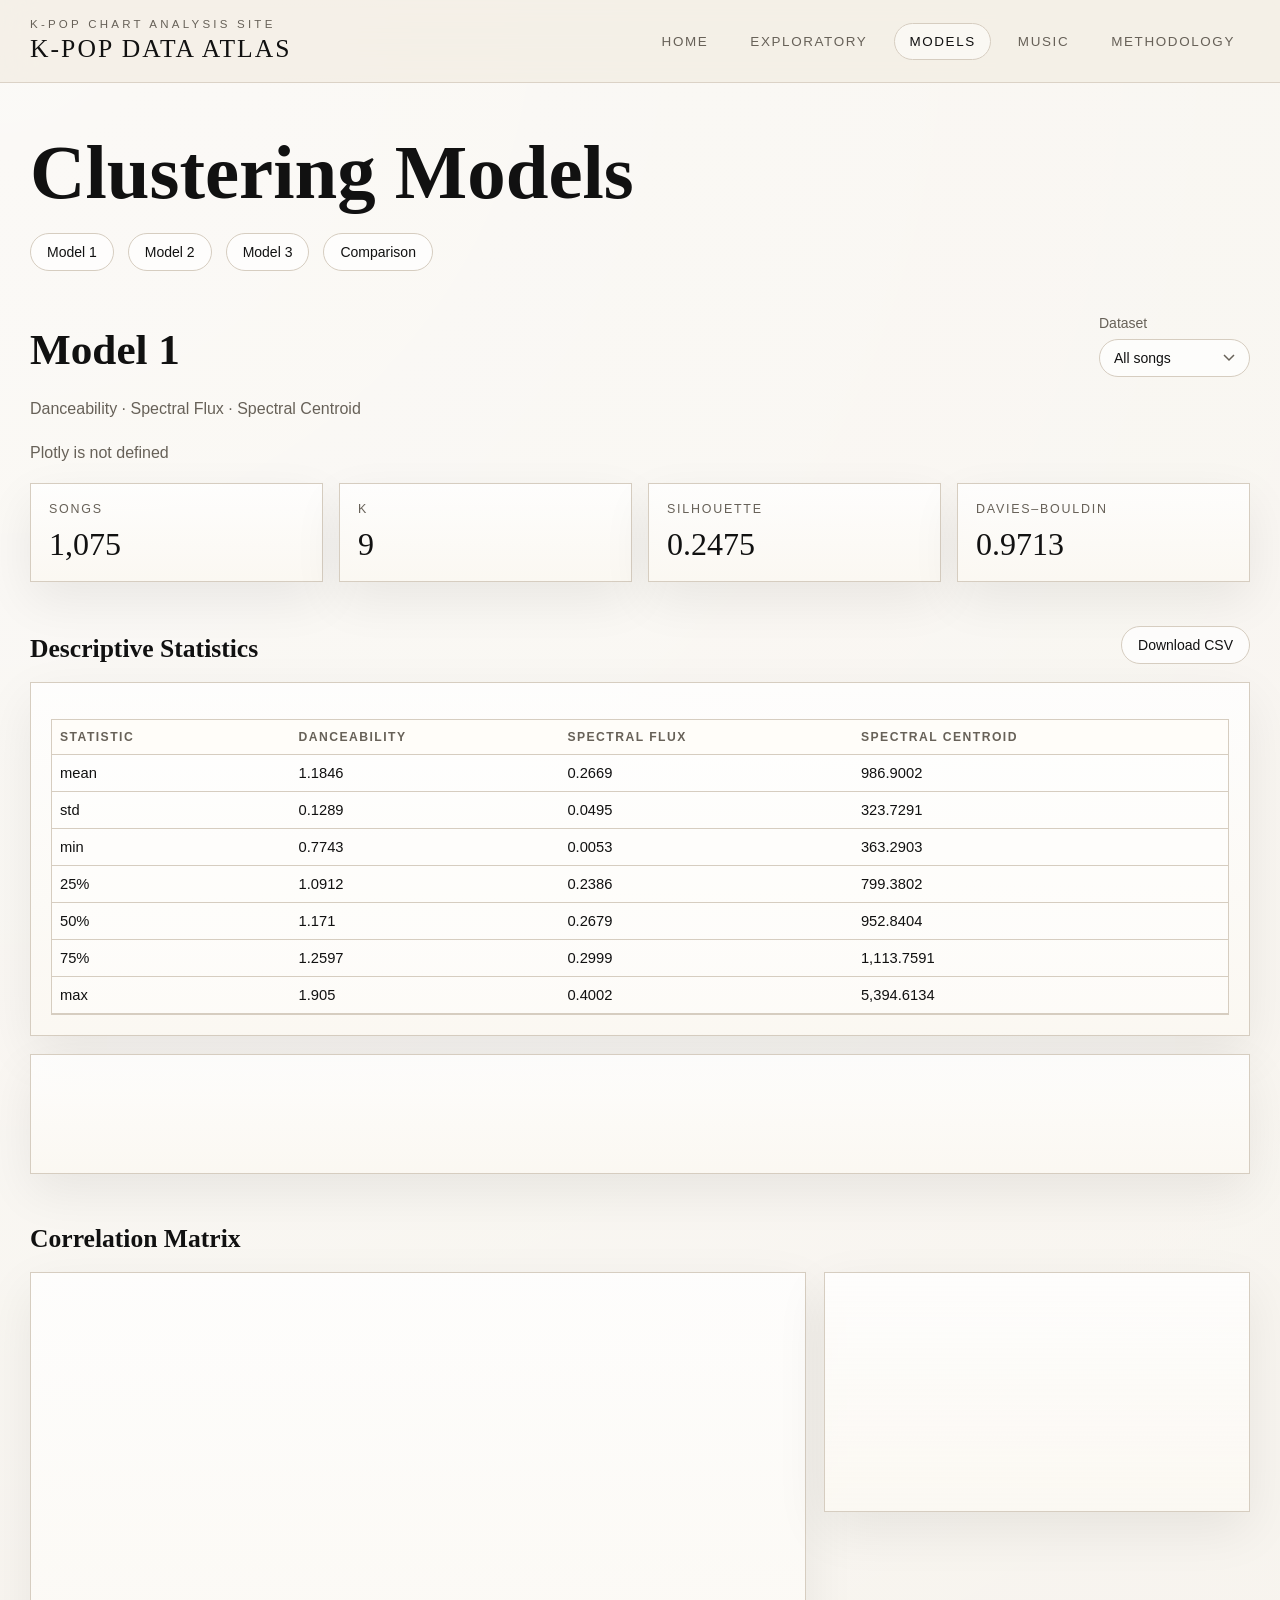
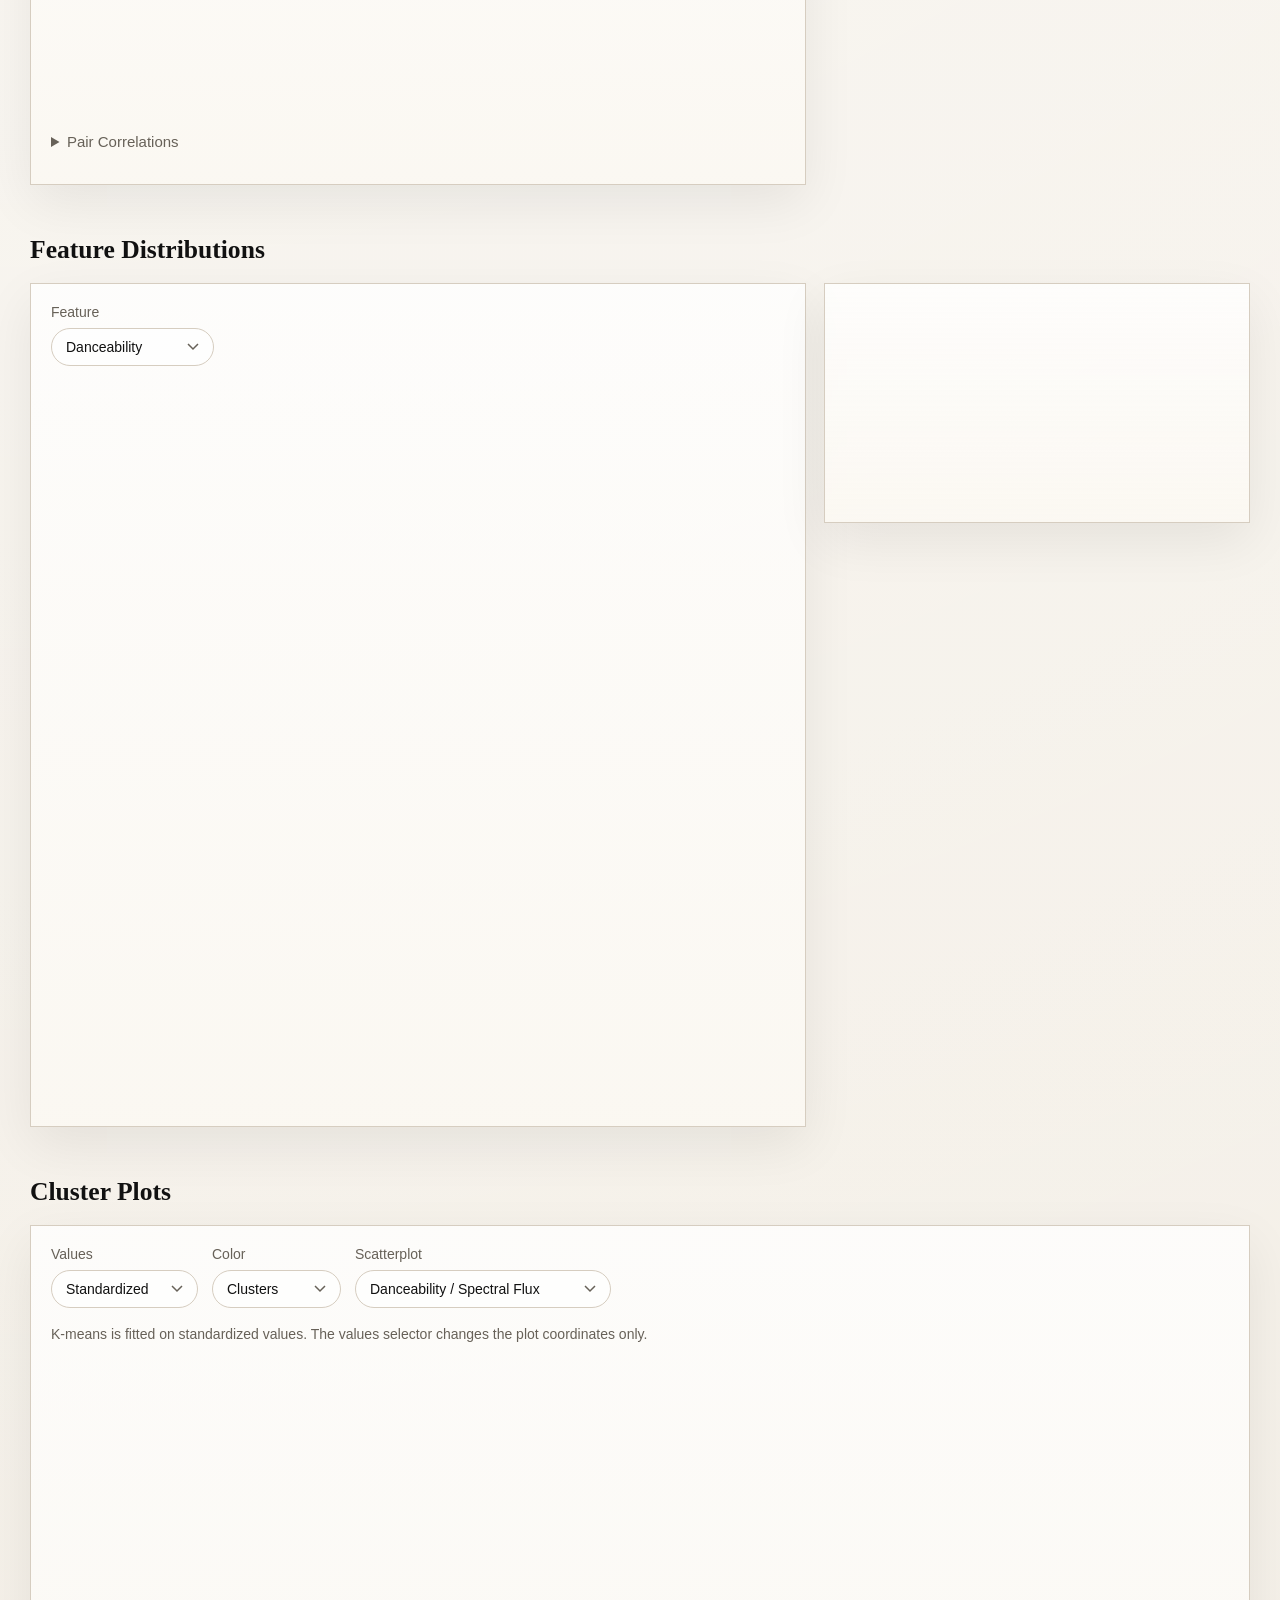
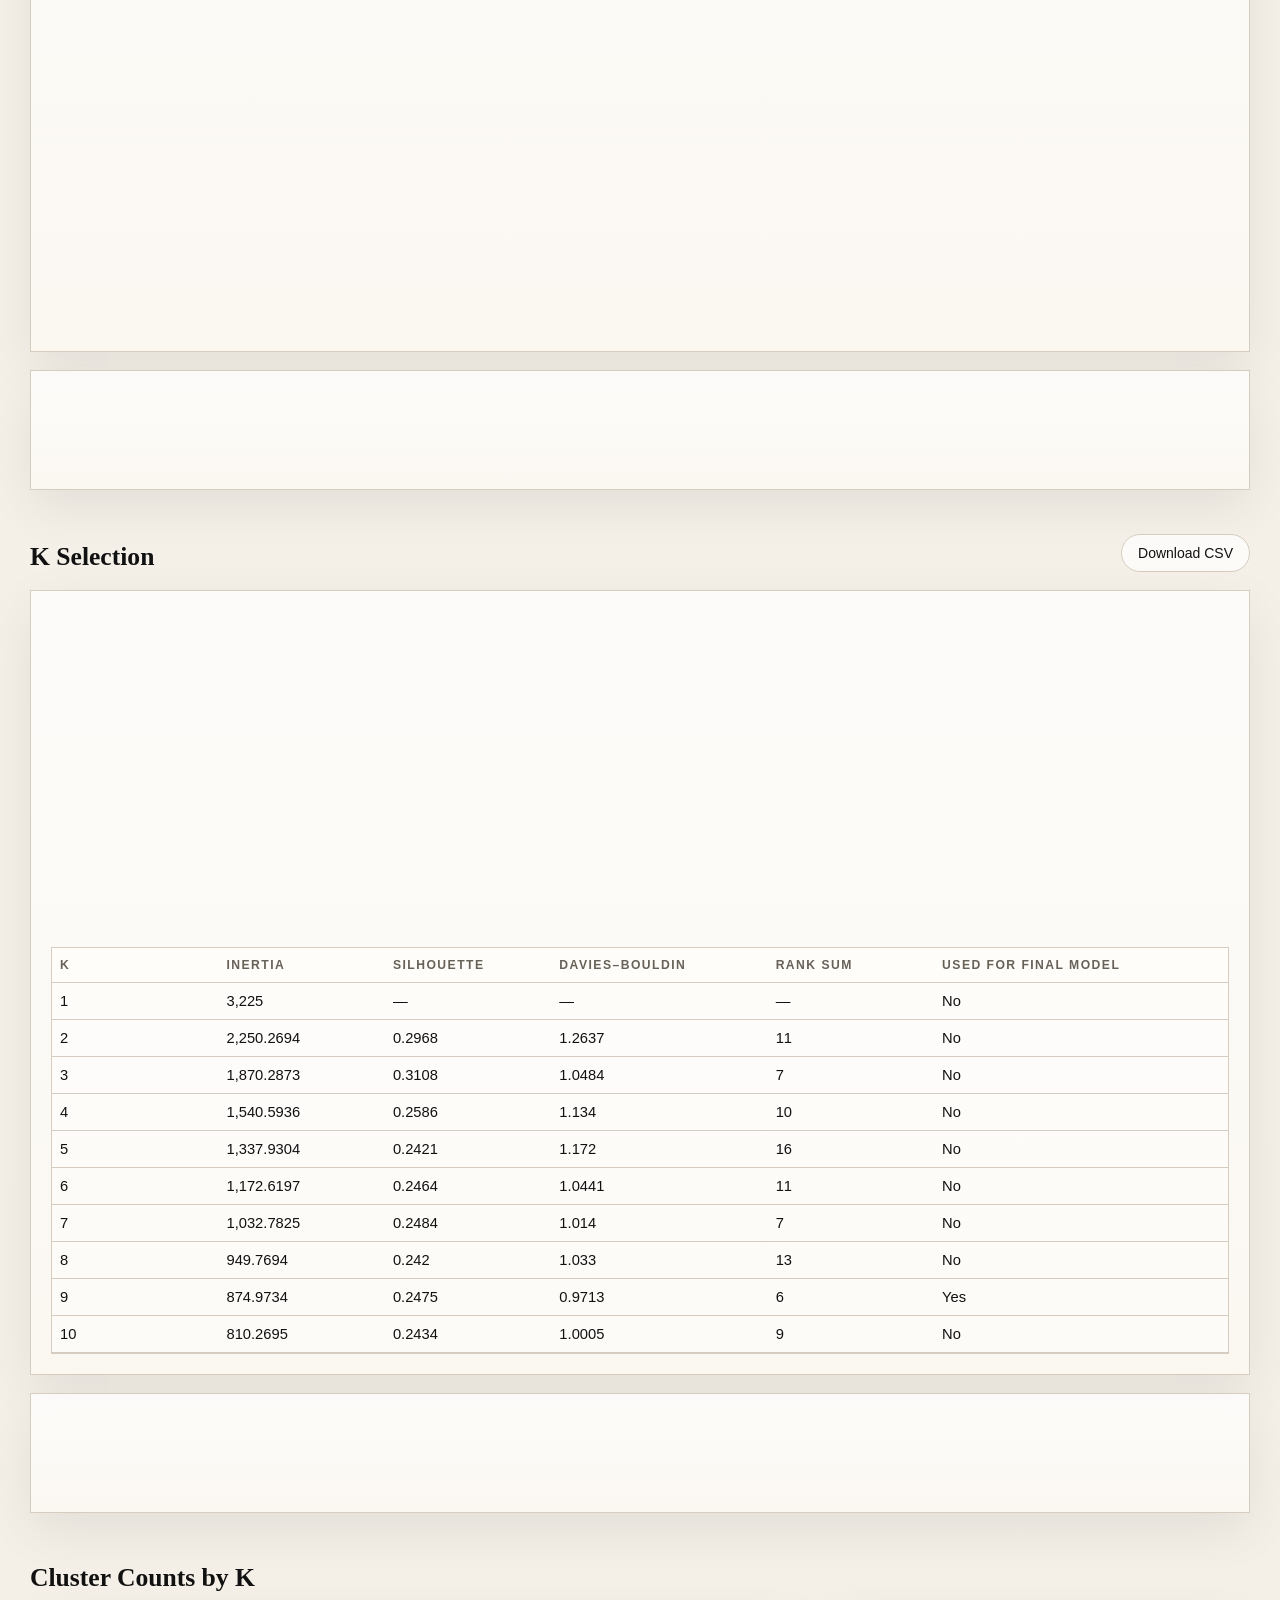
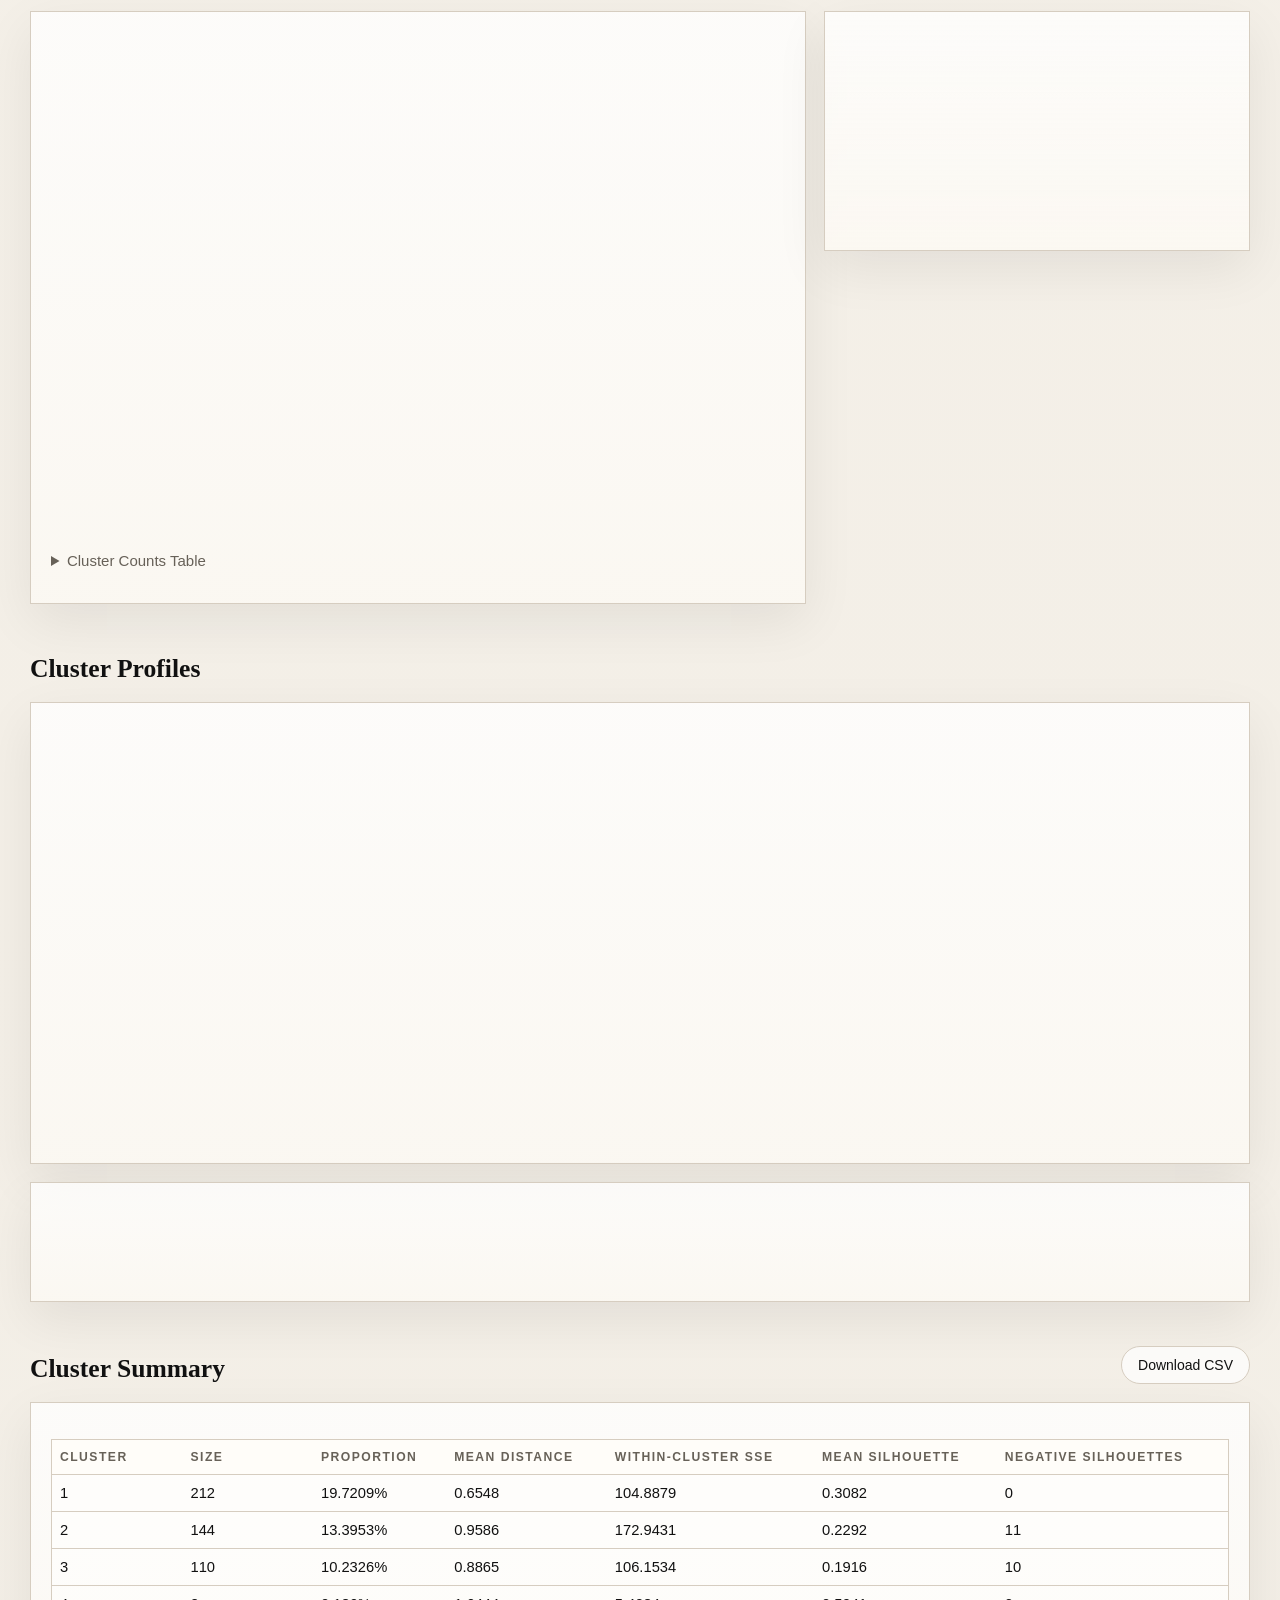
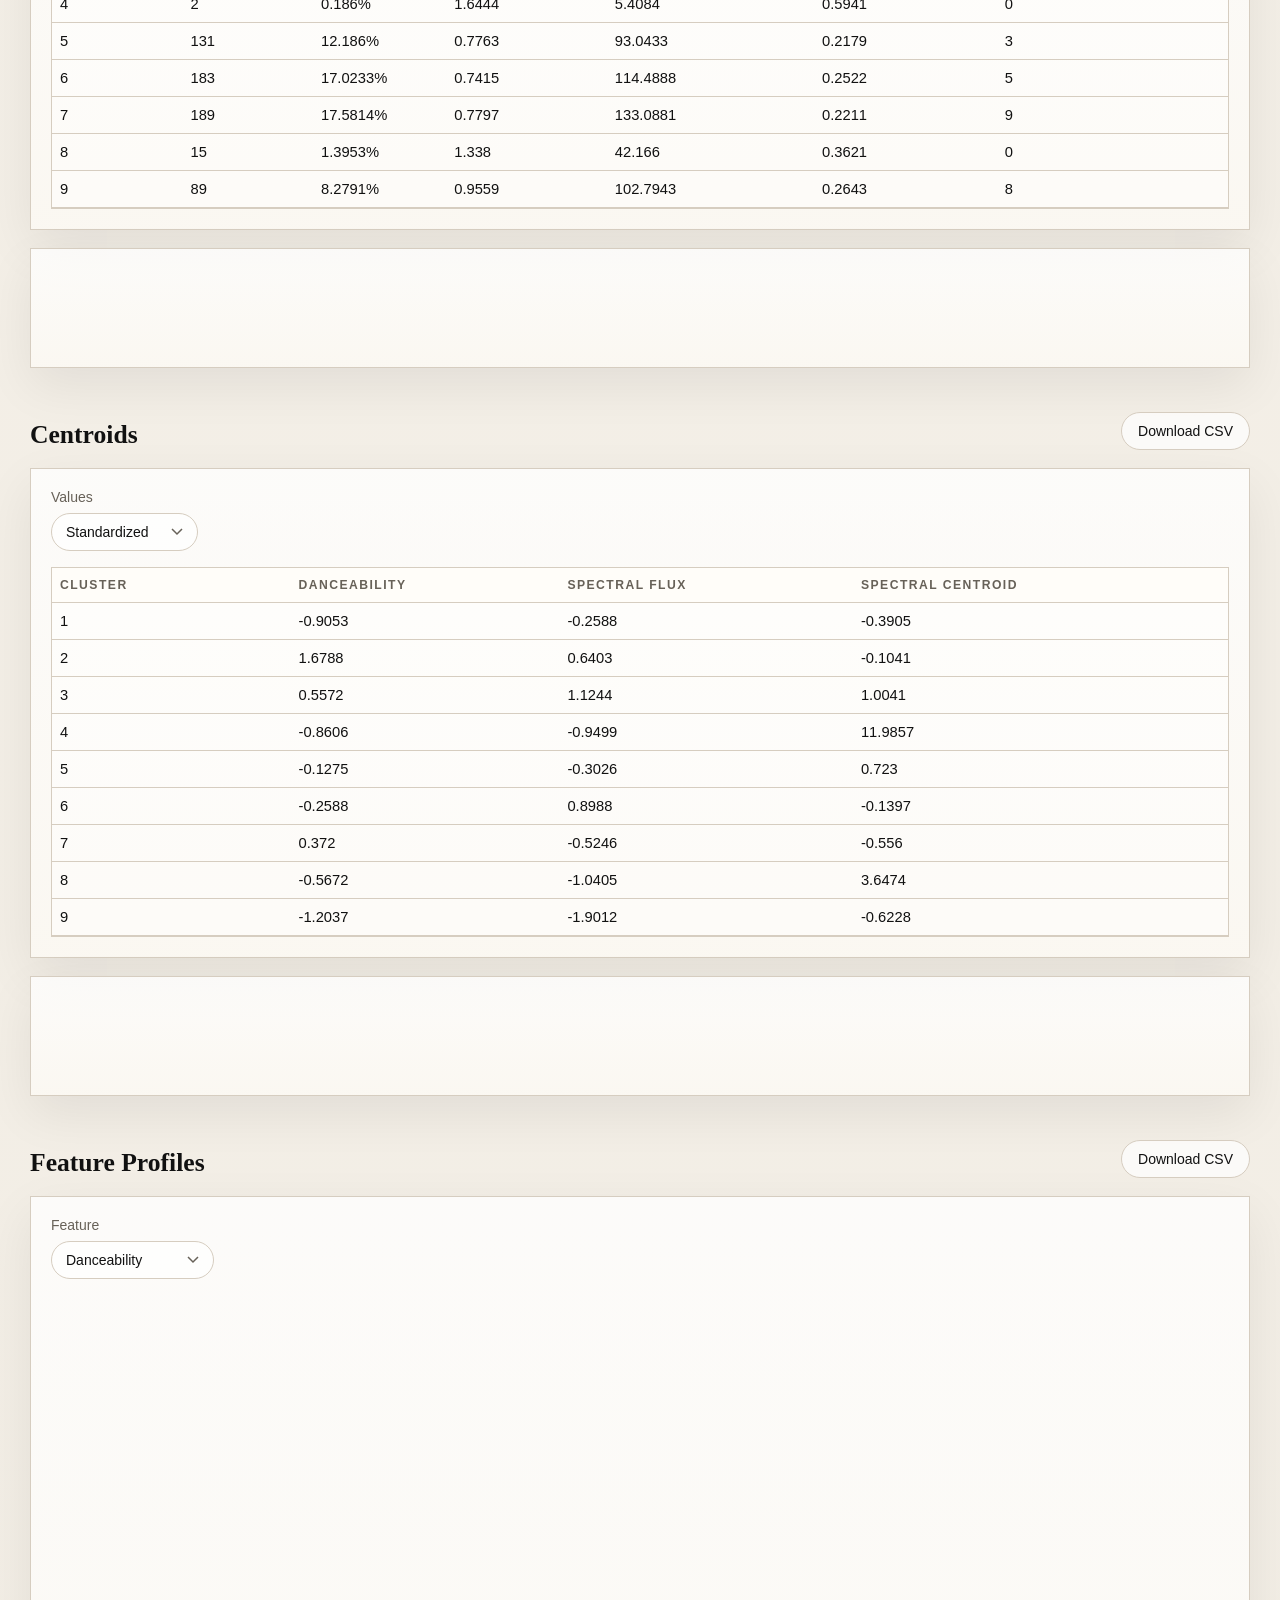
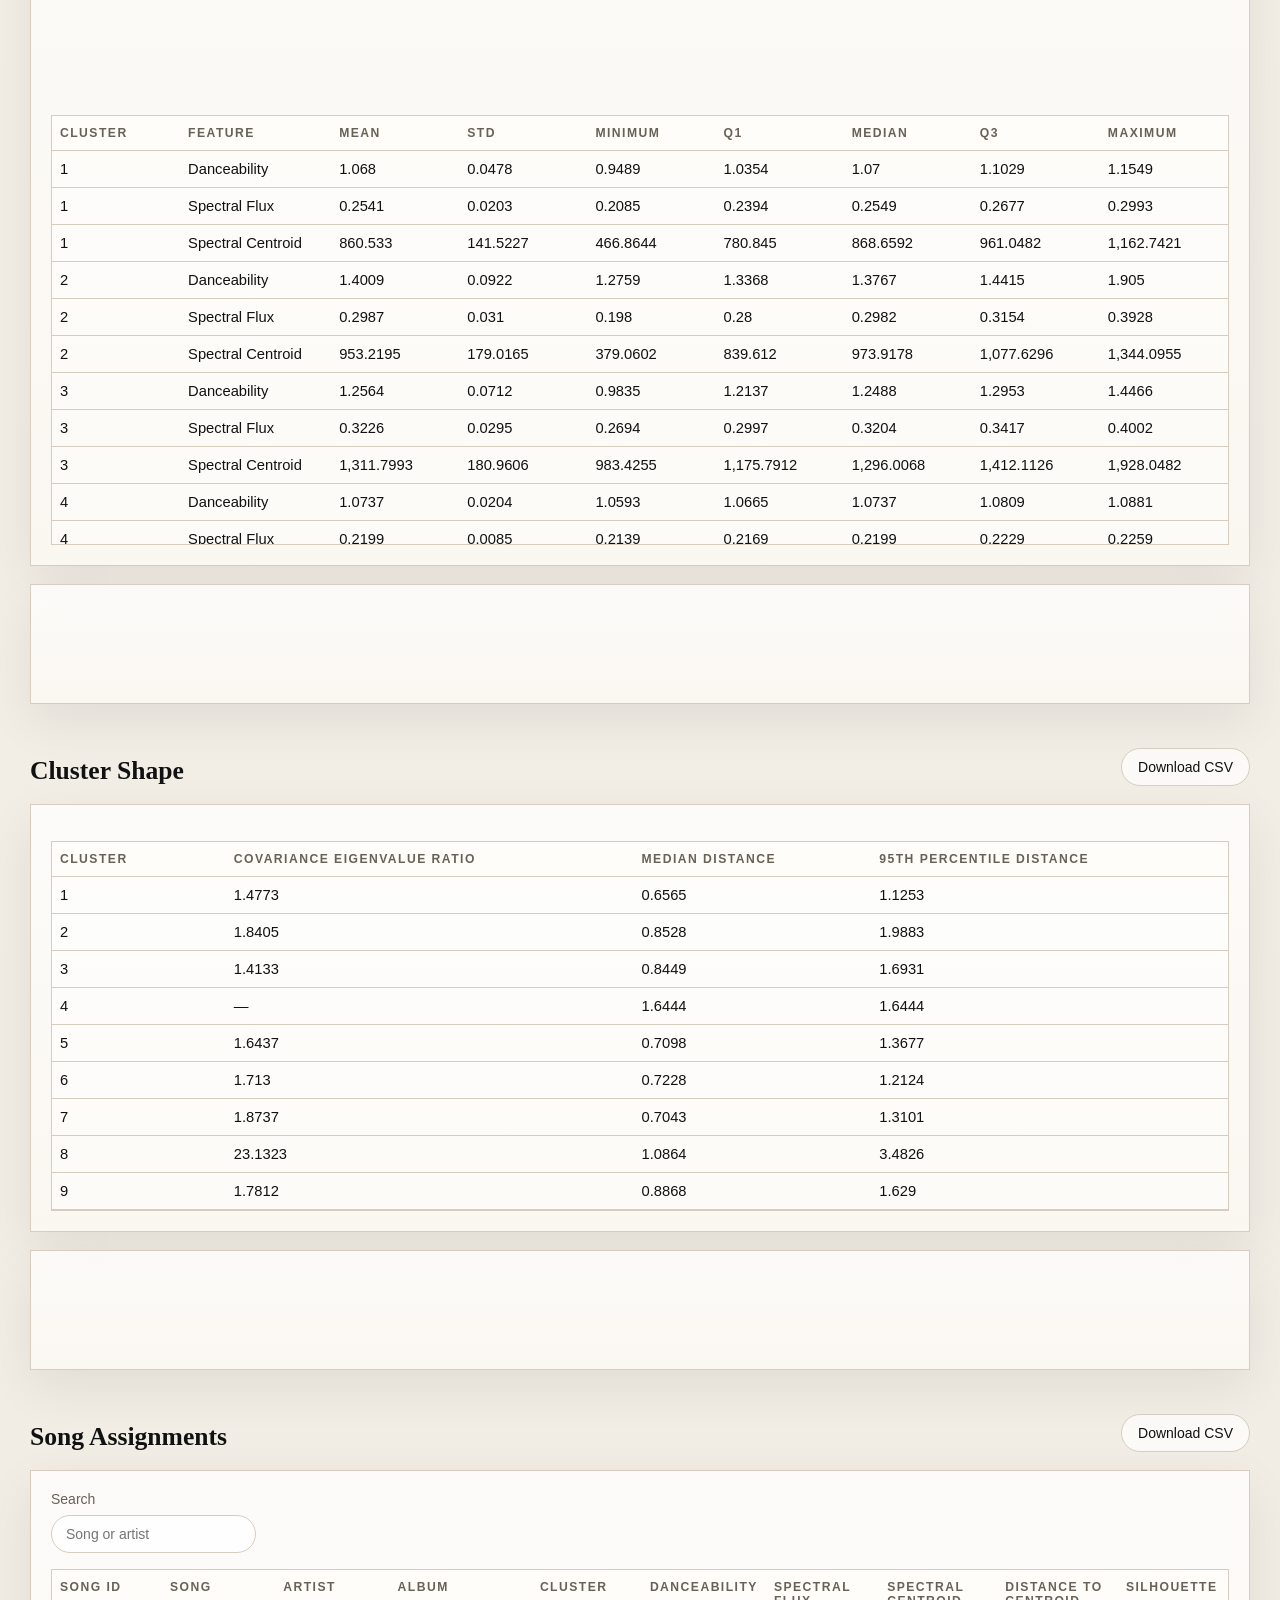
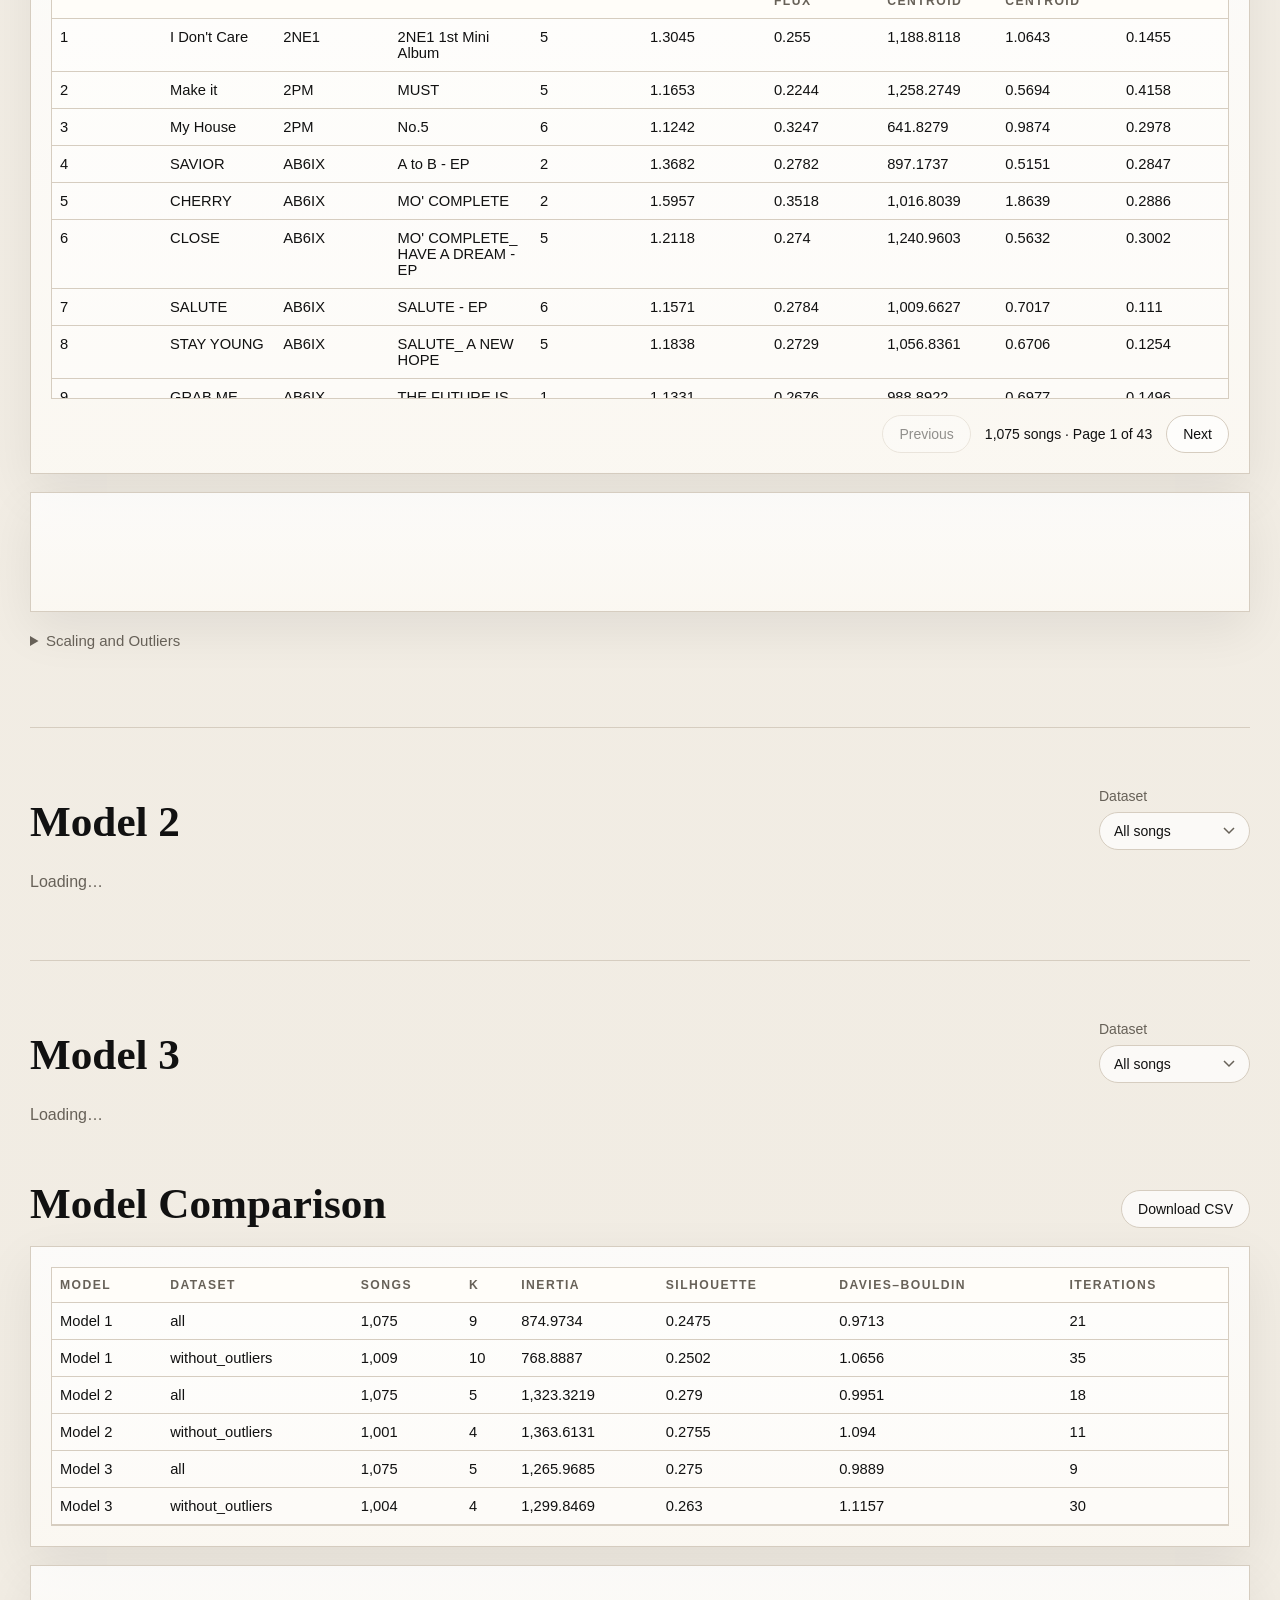
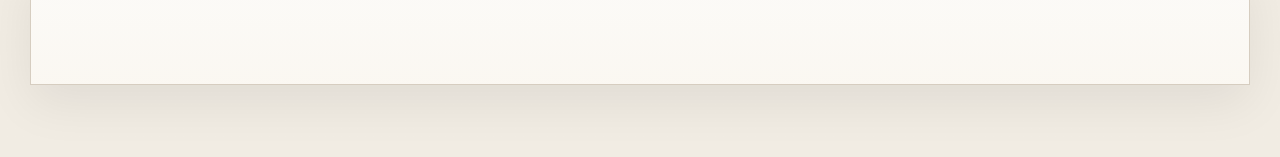
<file: docs/models.html>
<!DOCTYPE html>
<html lang="en">
  <head>
    <meta charset="UTF-8" />
    <meta name="viewport" content="width=device-width, initial-scale=1.0" />
    <title>Clustering Models | K-pop Data Atlas</title>
    <link rel="stylesheet" href="static/css/styles.css?v=clustering-1" />
    <script src="https://cdn.plot.ly/plotly-4.1.1.min.js" defer></script>
    <script src="static/js/clustering.js?v=1" defer></script>
    <script src="static/js/main.js?v=clustering-1" defer></script>
  </head>
  <body data-page="models">
    <div class="site-shell">
      <header class="site-header">
        <div class="nav-wrap">
          <a class="brand-lockup" href="index.html">
            <span class="brand-kicker">K-pop chart analysis site</span>
            <span class="brand-title">K-pop Data Atlas</span>
          </a>
          <nav class="nav-links">
            <a class="nav-link" data-page="home" href="index.html">Home</a>
            <a class="nav-link" data-page="exploratory" href="exploratory.html">Exploratory</a>
            <a class="nav-link" data-page="models" href="models.html">Models</a>
            <a class="nav-link" data-page="music" href="music.html">Music</a>
            <a class="nav-link" data-page="methodology" href="methodology.html">Methodology</a>
          </nav>
        </div>
      </header>

      <main class="page-wrap">
        <header class="model-page-head">
          <h1 class="page-title">Clustering Models</h1>
          <nav class="model-navigation" aria-label="Clustering models"><a href="#model-1">Model 1</a><a href="#model-2">Model 2</a><a href="#model-3">Model 3</a><a href="#model-comparison">Comparison</a></nav>
        </header>
        <section class="clustering-model" id="model-1" data-model="1">
          <div class="section-head model-heading"><h2 class="section-title model-title">Model 1</h2>
            <label class="model-control">Dataset<select data-control="dataset"><option value="all">All songs</option><option value="without_outliers">Without outliers</option></select></label>
          </div>
          <p class="section-copy model-features" data-model-features></p>
          <p class="section-copy model-status" data-model-status role="status">Loading…</p>
          <div class="model-results" hidden>
            <div class="model-metrics" data-model-metrics></div>
          <section class="model-output model-wide-output">
            <div class="section-head"><h3 class="section-title model-output-title">Descriptive Statistics</h3><button type="button" class="model-download" data-download="descriptive">Download CSV</button></div>
            <article class="table-panel"><div class="table-scroll table-scroll-medium model-table-scroll"><table class="data-table" data-model-table="descriptive" ></table></div></article>
              <!-- Model 1: add descriptive commentary in the paragraph below. -->
              <aside class="note-card model-commentary model-commentary-below" aria-label="descriptive commentary"><p class="note-text"></p></aside>
          </section>
            <section class="model-output">
              <div class="section-head"><h3 class="section-title model-output-title">Correlation Matrix</h3></div>
              <div class="chart-grid model-chart-grid"><article class="chart-card">
                <div class="model-chart" data-chart="correlation" aria-label="Model 1 correlation matrix"></div>
                <details class="model-details"><summary>Pair Correlations</summary><button type="button" class="model-download" data-download="correlation_pairs">Download CSV</button><div class="table-scroll table-scroll-medium model-table-scroll"><table class="data-table" data-model-table="correlation_pairs" ></table></div></details>
              </article>
              <!-- Model 1: add correlation commentary in the paragraph below. -->
              <aside class="note-card model-commentary" aria-label="correlation commentary"><p class="note-text"></p></aside>
              </div>
            </section>
            <section class="model-output">
              <div class="section-head"><h3 class="section-title model-output-title">Feature Distributions</h3></div>
              <div class="chart-grid model-chart-grid"><article class="chart-card">
                <label class="model-control">Feature<select data-control="distribution-feature"></select></label>
                <div class="model-chart" data-chart="histogram" aria-label="Model 1 feature histogram"></div>
                <div class="model-chart model-short-chart" data-chart="boxplot" aria-label="Model 1 feature boxplot"></div>
              </article>
              <!-- Model 1: add distributions commentary in the paragraph below. -->
              <aside class="note-card model-commentary" aria-label="distributions commentary"><p class="note-text"></p></aside>
              </div>
            </section>
            <section class="model-output model-wide-output">
              <div class="section-head"><h3 class="section-title model-output-title">Cluster Plots</h3></div>
              <article class="chart-card">
                <div class="model-controls">
                  <label class="model-control">Values<select data-control="scale"><option value="standardized">Standardized</option><option value="original">Original values</option></select></label>
                  <label class="model-control">Color<select data-control="color"><option value="clusters">Clusters</option><option value="unclustered">Unclustered</option></select></label>
                  <label class="model-control">Scatterplot<select data-control="pair"></select></label>
                </div>
                <p class="section-copy model-scale-note">K-means is fitted on standardized values. The values selector changes the plot coordinates only.</p>
                <div class="model-paired-plots"><div class="model-chart model-scatter" data-chart="scatter3d" aria-label="Model 1 interactive 3D clusters"></div><div class="model-chart model-scatter" data-chart="scatter2d" aria-label="Model 1 pairwise scatterplot"></div></div>
              </article>
              <!-- Model 1: add scatterplots commentary in the paragraph below. -->
              <aside class="note-card model-commentary model-commentary-below" aria-label="scatterplots commentary"><p class="note-text"></p></aside>
            </section>
            <section class="model-output model-wide-output">
              <div class="section-head"><h3 class="section-title model-output-title">K Selection</h3><button type="button" class="model-download" data-download="diagnostics">Download CSV</button></div>
              <article class="chart-card"><div class="model-diagnostics"><div class="model-chart model-short-chart" data-chart="inertia" aria-label="Model 1 inertia"></div><div class="model-chart model-short-chart" data-chart="silhouette" aria-label="Model 1 silhouette scores"></div><div class="model-chart model-short-chart" data-chart="davies_bouldin" aria-label="Model 1 Davies Bouldin scores"></div></div><div class="table-scroll table-scroll-medium model-table-scroll"><table class="data-table" data-model-table="diagnostics" ></table></div></article>
              <!-- Model 1: add k selection commentary in the paragraph below. -->
              <aside class="note-card model-commentary model-commentary-below" aria-label="k selection commentary"><p class="note-text"></p></aside>
            </section>
            <section class="model-output">
              <div class="section-head"><h3 class="section-title model-output-title">Cluster Counts by K</h3></div>
              <div class="chart-grid model-chart-grid"><article class="chart-card"><div class="model-chart model-counts" data-chart="candidate-sizes" aria-label="Model 1 cluster counts for each K"></div><details class="model-details"><summary>Cluster Counts Table</summary><button type="button" class="model-download" data-download="candidate_cluster_sizes">Download CSV</button><div class="table-scroll table-scroll-medium model-table-scroll"><table class="data-table" data-model-table="candidate_cluster_sizes" ></table></div></details></article>
              <!-- Model 1: add cluster counts commentary in the paragraph below. -->
              <aside class="note-card model-commentary" aria-label="cluster counts commentary"><p class="note-text"></p></aside>
              </div>
            </section>
            <section class="model-output model-wide-output">
              <div class="section-head"><h3 class="section-title model-output-title">Cluster Profiles</h3></div>
              <article class="chart-card"><div class="model-paired-plots"><div class="model-chart" data-chart="centroid-heatmap" aria-label="Model 1 standardized centroids"></div><div class="model-chart" data-chart="cluster-sizes" aria-label="Model 1 cluster sizes"></div></div></article>
              <!-- Model 1: add cluster profiles commentary in the paragraph below. -->
              <aside class="note-card model-commentary model-commentary-below" aria-label="cluster profiles commentary"><p class="note-text"></p></aside>
            </section>
          <section class="model-output model-wide-output">
            <div class="section-head"><h3 class="section-title model-output-title">Cluster Summary</h3><button type="button" class="model-download" data-download="cluster_summary">Download CSV</button></div>
            <article class="table-panel"><div class="table-scroll table-scroll-medium model-table-scroll"><table class="data-table" data-model-table="cluster_summary" ></table></div></article>
              <!-- Model 1: add cluster_summary commentary in the paragraph below. -->
              <aside class="note-card model-commentary model-commentary-below" aria-label="cluster_summary commentary"><p class="note-text"></p></aside>
          </section>
          <section class="model-output model-wide-output">
            <div class="section-head"><h3 class="section-title model-output-title">Centroids</h3><button type="button" class="model-download" data-download="centroids">Download CSV</button></div>
            <article class="table-panel"><label class="model-control">Values<select data-control="centroid-scale"><option value="standardized">Standardized</option><option value="original">Original values</option></select></label><div class="table-scroll table-scroll-medium model-table-scroll"><table class="data-table" data-model-table="centroids" ></table></div></article>
              <!-- Model 1: add centroids commentary in the paragraph below. -->
              <aside class="note-card model-commentary model-commentary-below" aria-label="centroids commentary"><p class="note-text"></p></aside>
          </section>
            <section class="model-output model-wide-output">
              <div class="section-head"><h3 class="section-title model-output-title">Feature Profiles</h3><button type="button" class="model-download" data-download="feature_profiles">Download CSV</button></div>
              <article class="chart-card"><label class="model-control">Feature<select data-control="profile-feature"></select></label><div class="model-paired-plots"><div class="model-chart" data-chart="profile-density" aria-label="Model 1 cluster feature distributions"></div><div class="model-chart" data-chart="profile-boxes" aria-label="Model 1 feature boxplots by cluster"></div></div><div class="table-scroll table-scroll-medium model-table-scroll"><table class="data-table" data-model-table="feature_profiles" ></table></div></article>
              <!-- Model 1: add feature profiles commentary in the paragraph below. -->
              <aside class="note-card model-commentary model-commentary-below" aria-label="feature profiles commentary"><p class="note-text"></p></aside>
            </section>
          <section class="model-output model-wide-output">
            <div class="section-head"><h3 class="section-title model-output-title">Cluster Shape</h3><button type="button" class="model-download" data-download="cluster_shape">Download CSV</button></div>
            <article class="table-panel"><div class="table-scroll table-scroll-medium model-table-scroll"><table class="data-table" data-model-table="cluster_shape" ></table></div></article>
              <!-- Model 1: add cluster_shape commentary in the paragraph below. -->
              <aside class="note-card model-commentary model-commentary-below" aria-label="cluster_shape commentary"><p class="note-text"></p></aside>
          </section>
            <section class="model-output model-wide-output">
              <div class="section-head"><h3 class="section-title model-output-title">Song Assignments</h3><button type="button" class="model-download" data-download="assignments">Download CSV</button></div>
              <article class="table-panel"><label class="model-control">Search<input type="search" data-control="search" placeholder="Song or artist" autocomplete="off"></label><div class="table-scroll table-scroll-medium model-table-scroll"><table class="data-table" data-model-table="assignments" ></table></div><div class="model-pagination"><button type="button" data-page="previous">Previous</button><span data-assignment-page role="status"></span><button type="button" data-page="next">Next</button></div></article>
              <!-- Model 1: add assignments commentary in the paragraph below. -->
              <aside class="note-card model-commentary model-commentary-below" aria-label="assignments commentary"><p class="note-text"></p></aside>
            </section>
            <details class="model-details model-audit"><summary>Scaling and Outliers</summary>
              <article class="table-panel"><h4>Scaling</h4><button type="button" class="model-download" data-download="scaling">Download CSV</button><div class="table-scroll table-scroll-medium model-table-scroll"><table class="data-table" data-model-table="scaling" ></table></div><h4>Outlier Fences</h4><button type="button" class="model-download" data-download="outlier_fences">Download CSV</button><div class="table-scroll table-scroll-medium model-table-scroll"><table class="data-table" data-model-table="outlier_fences" ></table></div><h4>Excluded Rows</h4><p class="section-copy" data-preprocessing></p><button type="button" class="model-download" data-download="removed_songs">Download CSV</button><div class="table-scroll table-scroll-medium model-table-scroll"><table class="data-table" data-model-table="removed_songs" ></table></div></article>
              <!-- Model 1: add preprocessing commentary in the paragraph below. -->
              <aside class="note-card model-commentary model-commentary-below" aria-label="preprocessing commentary"><p class="note-text"></p></aside>
            </details>
          </div>
        </section>
        <section class="clustering-model" id="model-2" data-model="2">
          <div class="section-head model-heading"><h2 class="section-title model-title">Model 2</h2>
            <label class="model-control">Dataset<select data-control="dataset"><option value="all">All songs</option><option value="without_outliers">Without outliers</option></select></label>
          </div>
          <p class="section-copy model-features" data-model-features></p>
          <p class="section-copy model-status" data-model-status role="status">Loading…</p>
          <div class="model-results" hidden>
            <div class="model-metrics" data-model-metrics></div>
          <section class="model-output model-wide-output">
            <div class="section-head"><h3 class="section-title model-output-title">Descriptive Statistics</h3><button type="button" class="model-download" data-download="descriptive">Download CSV</button></div>
            <article class="table-panel"><div class="table-scroll table-scroll-medium model-table-scroll"><table class="data-table" data-model-table="descriptive" ></table></div></article>
              <!-- Model 2: add descriptive commentary in the paragraph below. -->
              <aside class="note-card model-commentary model-commentary-below" aria-label="descriptive commentary"><p class="note-text"></p></aside>
          </section>
            <section class="model-output">
              <div class="section-head"><h3 class="section-title model-output-title">Correlation Matrix</h3></div>
              <div class="chart-grid model-chart-grid"><article class="chart-card">
                <div class="model-chart" data-chart="correlation" aria-label="Model 2 correlation matrix"></div>
                <details class="model-details"><summary>Pair Correlations</summary><button type="button" class="model-download" data-download="correlation_pairs">Download CSV</button><div class="table-scroll table-scroll-medium model-table-scroll"><table class="data-table" data-model-table="correlation_pairs" ></table></div></details>
              </article>
              <!-- Model 2: add correlation commentary in the paragraph below. -->
              <aside class="note-card model-commentary" aria-label="correlation commentary"><p class="note-text"></p></aside>
              </div>
            </section>
            <section class="model-output">
              <div class="section-head"><h3 class="section-title model-output-title">Feature Distributions</h3></div>
              <div class="chart-grid model-chart-grid"><article class="chart-card">
                <label class="model-control">Feature<select data-control="distribution-feature"></select></label>
                <div class="model-chart" data-chart="histogram" aria-label="Model 2 feature histogram"></div>
                <div class="model-chart model-short-chart" data-chart="boxplot" aria-label="Model 2 feature boxplot"></div>
              </article>
              <!-- Model 2: add distributions commentary in the paragraph below. -->
              <aside class="note-card model-commentary" aria-label="distributions commentary"><p class="note-text"></p></aside>
              </div>
            </section>
            <section class="model-output model-wide-output">
              <div class="section-head"><h3 class="section-title model-output-title">Cluster Plots</h3></div>
              <article class="chart-card">
                <div class="model-controls">
                  <label class="model-control">Values<select data-control="scale"><option value="standardized">Standardized</option><option value="original">Original values</option></select></label>
                  <label class="model-control">Color<select data-control="color"><option value="clusters">Clusters</option><option value="unclustered">Unclustered</option></select></label>
                  <label class="model-control">Scatterplot<select data-control="pair"></select></label>
                </div>
                <p class="section-copy model-scale-note">K-means is fitted on standardized values. The values selector changes the plot coordinates only.</p>
                <div class="model-paired-plots"><div class="model-chart model-scatter" data-chart="scatter3d" aria-label="Model 2 interactive 3D clusters"></div><div class="model-chart model-scatter" data-chart="scatter2d" aria-label="Model 2 pairwise scatterplot"></div></div>
              </article>
              <!-- Model 2: add scatterplots commentary in the paragraph below. -->
              <aside class="note-card model-commentary model-commentary-below" aria-label="scatterplots commentary"><p class="note-text"></p></aside>
            </section>
            <section class="model-output model-wide-output">
              <div class="section-head"><h3 class="section-title model-output-title">K Selection</h3><button type="button" class="model-download" data-download="diagnostics">Download CSV</button></div>
              <article class="chart-card"><div class="model-diagnostics"><div class="model-chart model-short-chart" data-chart="inertia" aria-label="Model 2 inertia"></div><div class="model-chart model-short-chart" data-chart="silhouette" aria-label="Model 2 silhouette scores"></div><div class="model-chart model-short-chart" data-chart="davies_bouldin" aria-label="Model 2 Davies Bouldin scores"></div></div><div class="table-scroll table-scroll-medium model-table-scroll"><table class="data-table" data-model-table="diagnostics" ></table></div></article>
              <!-- Model 2: add k selection commentary in the paragraph below. -->
              <aside class="note-card model-commentary model-commentary-below" aria-label="k selection commentary"><p class="note-text"></p></aside>
            </section>
            <section class="model-output">
              <div class="section-head"><h3 class="section-title model-output-title">Cluster Counts by K</h3></div>
              <div class="chart-grid model-chart-grid"><article class="chart-card"><div class="model-chart model-counts" data-chart="candidate-sizes" aria-label="Model 2 cluster counts for each K"></div><details class="model-details"><summary>Cluster Counts Table</summary><button type="button" class="model-download" data-download="candidate_cluster_sizes">Download CSV</button><div class="table-scroll table-scroll-medium model-table-scroll"><table class="data-table" data-model-table="candidate_cluster_sizes" ></table></div></details></article>
              <!-- Model 2: add cluster counts commentary in the paragraph below. -->
              <aside class="note-card model-commentary" aria-label="cluster counts commentary"><p class="note-text"></p></aside>
              </div>
            </section>
            <section class="model-output model-wide-output">
              <div class="section-head"><h3 class="section-title model-output-title">Cluster Profiles</h3></div>
              <article class="chart-card"><div class="model-paired-plots"><div class="model-chart" data-chart="centroid-heatmap" aria-label="Model 2 standardized centroids"></div><div class="model-chart" data-chart="cluster-sizes" aria-label="Model 2 cluster sizes"></div></div></article>
              <!-- Model 2: add cluster profiles commentary in the paragraph below. -->
              <aside class="note-card model-commentary model-commentary-below" aria-label="cluster profiles commentary"><p class="note-text"></p></aside>
            </section>
          <section class="model-output model-wide-output">
            <div class="section-head"><h3 class="section-title model-output-title">Cluster Summary</h3><button type="button" class="model-download" data-download="cluster_summary">Download CSV</button></div>
            <article class="table-panel"><div class="table-scroll table-scroll-medium model-table-scroll"><table class="data-table" data-model-table="cluster_summary" ></table></div></article>
              <!-- Model 2: add cluster_summary commentary in the paragraph below. -->
              <aside class="note-card model-commentary model-commentary-below" aria-label="cluster_summary commentary"><p class="note-text"></p></aside>
          </section>
          <section class="model-output model-wide-output">
            <div class="section-head"><h3 class="section-title model-output-title">Centroids</h3><button type="button" class="model-download" data-download="centroids">Download CSV</button></div>
            <article class="table-panel"><label class="model-control">Values<select data-control="centroid-scale"><option value="standardized">Standardized</option><option value="original">Original values</option></select></label><div class="table-scroll table-scroll-medium model-table-scroll"><table class="data-table" data-model-table="centroids" ></table></div></article>
              <!-- Model 2: add centroids commentary in the paragraph below. -->
              <aside class="note-card model-commentary model-commentary-below" aria-label="centroids commentary"><p class="note-text"></p></aside>
          </section>
            <section class="model-output model-wide-output">
              <div class="section-head"><h3 class="section-title model-output-title">Feature Profiles</h3><button type="button" class="model-download" data-download="feature_profiles">Download CSV</button></div>
              <article class="chart-card"><label class="model-control">Feature<select data-control="profile-feature"></select></label><div class="model-paired-plots"><div class="model-chart" data-chart="profile-density" aria-label="Model 2 cluster feature distributions"></div><div class="model-chart" data-chart="profile-boxes" aria-label="Model 2 feature boxplots by cluster"></div></div><div class="table-scroll table-scroll-medium model-table-scroll"><table class="data-table" data-model-table="feature_profiles" ></table></div></article>
              <!-- Model 2: add feature profiles commentary in the paragraph below. -->
              <aside class="note-card model-commentary model-commentary-below" aria-label="feature profiles commentary"><p class="note-text"></p></aside>
            </section>
          <section class="model-output model-wide-output">
            <div class="section-head"><h3 class="section-title model-output-title">Cluster Shape</h3><button type="button" class="model-download" data-download="cluster_shape">Download CSV</button></div>
            <article class="table-panel"><div class="table-scroll table-scroll-medium model-table-scroll"><table class="data-table" data-model-table="cluster_shape" ></table></div></article>
              <!-- Model 2: add cluster_shape commentary in the paragraph below. -->
              <aside class="note-card model-commentary model-commentary-below" aria-label="cluster_shape commentary"><p class="note-text"></p></aside>
          </section>
            <section class="model-output model-wide-output">
              <div class="section-head"><h3 class="section-title model-output-title">Song Assignments</h3><button type="button" class="model-download" data-download="assignments">Download CSV</button></div>
              <article class="table-panel"><label class="model-control">Search<input type="search" data-control="search" placeholder="Song or artist" autocomplete="off"></label><div class="table-scroll table-scroll-medium model-table-scroll"><table class="data-table" data-model-table="assignments" ></table></div><div class="model-pagination"><button type="button" data-page="previous">Previous</button><span data-assignment-page role="status"></span><button type="button" data-page="next">Next</button></div></article>
              <!-- Model 2: add assignments commentary in the paragraph below. -->
              <aside class="note-card model-commentary model-commentary-below" aria-label="assignments commentary"><p class="note-text"></p></aside>
            </section>
            <details class="model-details model-audit"><summary>Scaling and Outliers</summary>
              <article class="table-panel"><h4>Scaling</h4><button type="button" class="model-download" data-download="scaling">Download CSV</button><div class="table-scroll table-scroll-medium model-table-scroll"><table class="data-table" data-model-table="scaling" ></table></div><h4>Outlier Fences</h4><button type="button" class="model-download" data-download="outlier_fences">Download CSV</button><div class="table-scroll table-scroll-medium model-table-scroll"><table class="data-table" data-model-table="outlier_fences" ></table></div><h4>Excluded Rows</h4><p class="section-copy" data-preprocessing></p><button type="button" class="model-download" data-download="removed_songs">Download CSV</button><div class="table-scroll table-scroll-medium model-table-scroll"><table class="data-table" data-model-table="removed_songs" ></table></div></article>
              <!-- Model 2: add preprocessing commentary in the paragraph below. -->
              <aside class="note-card model-commentary model-commentary-below" aria-label="preprocessing commentary"><p class="note-text"></p></aside>
            </details>
          </div>
        </section>
        <section class="clustering-model" id="model-3" data-model="3">
          <div class="section-head model-heading"><h2 class="section-title model-title">Model 3</h2>
            <label class="model-control">Dataset<select data-control="dataset"><option value="all">All songs</option><option value="without_outliers">Without outliers</option></select></label>
          </div>
          <p class="section-copy model-features" data-model-features></p>
          <p class="section-copy model-status" data-model-status role="status">Loading…</p>
          <div class="model-results" hidden>
            <div class="model-metrics" data-model-metrics></div>
          <section class="model-output model-wide-output">
            <div class="section-head"><h3 class="section-title model-output-title">Descriptive Statistics</h3><button type="button" class="model-download" data-download="descriptive">Download CSV</button></div>
            <article class="table-panel"><div class="table-scroll table-scroll-medium model-table-scroll"><table class="data-table" data-model-table="descriptive" ></table></div></article>
              <!-- Model 3: add descriptive commentary in the paragraph below. -->
              <aside class="note-card model-commentary model-commentary-below" aria-label="descriptive commentary"><p class="note-text"></p></aside>
          </section>
            <section class="model-output">
              <div class="section-head"><h3 class="section-title model-output-title">Correlation Matrix</h3></div>
              <div class="chart-grid model-chart-grid"><article class="chart-card">
                <div class="model-chart" data-chart="correlation" aria-label="Model 3 correlation matrix"></div>
                <details class="model-details"><summary>Pair Correlations</summary><button type="button" class="model-download" data-download="correlation_pairs">Download CSV</button><div class="table-scroll table-scroll-medium model-table-scroll"><table class="data-table" data-model-table="correlation_pairs" ></table></div></details>
              </article>
              <!-- Model 3: add correlation commentary in the paragraph below. -->
              <aside class="note-card model-commentary" aria-label="correlation commentary"><p class="note-text"></p></aside>
              </div>
            </section>
            <section class="model-output">
              <div class="section-head"><h3 class="section-title model-output-title">Feature Distributions</h3></div>
              <div class="chart-grid model-chart-grid"><article class="chart-card">
                <label class="model-control">Feature<select data-control="distribution-feature"></select></label>
                <div class="model-chart" data-chart="histogram" aria-label="Model 3 feature histogram"></div>
                <div class="model-chart model-short-chart" data-chart="boxplot" aria-label="Model 3 feature boxplot"></div>
              </article>
              <!-- Model 3: add distributions commentary in the paragraph below. -->
              <aside class="note-card model-commentary" aria-label="distributions commentary"><p class="note-text"></p></aside>
              </div>
            </section>
            <section class="model-output model-wide-output">
              <div class="section-head"><h3 class="section-title model-output-title">Cluster Plots</h3></div>
              <article class="chart-card">
                <div class="model-controls">
                  <label class="model-control">Values<select data-control="scale"><option value="standardized">Standardized</option><option value="original">Original values</option></select></label>
                  <label class="model-control">Color<select data-control="color"><option value="clusters">Clusters</option><option value="unclustered">Unclustered</option></select></label>
                  <label class="model-control">Scatterplot<select data-control="pair"></select></label>
                </div>
                <p class="section-copy model-scale-note">K-means is fitted on standardized values. The values selector changes the plot coordinates only.</p>
                <div class="model-paired-plots"><div class="model-chart model-scatter" data-chart="scatter3d" aria-label="Model 3 interactive 3D clusters"></div><div class="model-chart model-scatter" data-chart="scatter2d" aria-label="Model 3 pairwise scatterplot"></div></div>
              </article>
              <!-- Model 3: add scatterplots commentary in the paragraph below. -->
              <aside class="note-card model-commentary model-commentary-below" aria-label="scatterplots commentary"><p class="note-text"></p></aside>
            </section>
            <section class="model-output model-wide-output">
              <div class="section-head"><h3 class="section-title model-output-title">K Selection</h3><button type="button" class="model-download" data-download="diagnostics">Download CSV</button></div>
              <article class="chart-card"><div class="model-diagnostics"><div class="model-chart model-short-chart" data-chart="inertia" aria-label="Model 3 inertia"></div><div class="model-chart model-short-chart" data-chart="silhouette" aria-label="Model 3 silhouette scores"></div><div class="model-chart model-short-chart" data-chart="davies_bouldin" aria-label="Model 3 Davies Bouldin scores"></div></div><div class="table-scroll table-scroll-medium model-table-scroll"><table class="data-table" data-model-table="diagnostics" ></table></div></article>
              <!-- Model 3: add k selection commentary in the paragraph below. -->
              <aside class="note-card model-commentary model-commentary-below" aria-label="k selection commentary"><p class="note-text"></p></aside>
            </section>
            <section class="model-output">
              <div class="section-head"><h3 class="section-title model-output-title">Cluster Counts by K</h3></div>
              <div class="chart-grid model-chart-grid"><article class="chart-card"><div class="model-chart model-counts" data-chart="candidate-sizes" aria-label="Model 3 cluster counts for each K"></div><details class="model-details"><summary>Cluster Counts Table</summary><button type="button" class="model-download" data-download="candidate_cluster_sizes">Download CSV</button><div class="table-scroll table-scroll-medium model-table-scroll"><table class="data-table" data-model-table="candidate_cluster_sizes" ></table></div></details></article>
              <!-- Model 3: add cluster counts commentary in the paragraph below. -->
              <aside class="note-card model-commentary" aria-label="cluster counts commentary"><p class="note-text"></p></aside>
              </div>
            </section>
            <section class="model-output model-wide-output">
              <div class="section-head"><h3 class="section-title model-output-title">Cluster Profiles</h3></div>
              <article class="chart-card"><div class="model-paired-plots"><div class="model-chart" data-chart="centroid-heatmap" aria-label="Model 3 standardized centroids"></div><div class="model-chart" data-chart="cluster-sizes" aria-label="Model 3 cluster sizes"></div></div></article>
              <!-- Model 3: add cluster profiles commentary in the paragraph below. -->
              <aside class="note-card model-commentary model-commentary-below" aria-label="cluster profiles commentary"><p class="note-text"></p></aside>
            </section>
          <section class="model-output model-wide-output">
            <div class="section-head"><h3 class="section-title model-output-title">Cluster Summary</h3><button type="button" class="model-download" data-download="cluster_summary">Download CSV</button></div>
            <article class="table-panel"><div class="table-scroll table-scroll-medium model-table-scroll"><table class="data-table" data-model-table="cluster_summary" ></table></div></article>
              <!-- Model 3: add cluster_summary commentary in the paragraph below. -->
              <aside class="note-card model-commentary model-commentary-below" aria-label="cluster_summary commentary"><p class="note-text"></p></aside>
          </section>
          <section class="model-output model-wide-output">
            <div class="section-head"><h3 class="section-title model-output-title">Centroids</h3><button type="button" class="model-download" data-download="centroids">Download CSV</button></div>
            <article class="table-panel"><label class="model-control">Values<select data-control="centroid-scale"><option value="standardized">Standardized</option><option value="original">Original values</option></select></label><div class="table-scroll table-scroll-medium model-table-scroll"><table class="data-table" data-model-table="centroids" ></table></div></article>
              <!-- Model 3: add centroids commentary in the paragraph below. -->
              <aside class="note-card model-commentary model-commentary-below" aria-label="centroids commentary"><p class="note-text"></p></aside>
          </section>
            <section class="model-output model-wide-output">
              <div class="section-head"><h3 class="section-title model-output-title">Feature Profiles</h3><button type="button" class="model-download" data-download="feature_profiles">Download CSV</button></div>
              <article class="chart-card"><label class="model-control">Feature<select data-control="profile-feature"></select></label><div class="model-paired-plots"><div class="model-chart" data-chart="profile-density" aria-label="Model 3 cluster feature distributions"></div><div class="model-chart" data-chart="profile-boxes" aria-label="Model 3 feature boxplots by cluster"></div></div><div class="table-scroll table-scroll-medium model-table-scroll"><table class="data-table" data-model-table="feature_profiles" ></table></div></article>
              <!-- Model 3: add feature profiles commentary in the paragraph below. -->
              <aside class="note-card model-commentary model-commentary-below" aria-label="feature profiles commentary"><p class="note-text"></p></aside>
            </section>
          <section class="model-output model-wide-output">
            <div class="section-head"><h3 class="section-title model-output-title">Cluster Shape</h3><button type="button" class="model-download" data-download="cluster_shape">Download CSV</button></div>
            <article class="table-panel"><div class="table-scroll table-scroll-medium model-table-scroll"><table class="data-table" data-model-table="cluster_shape" ></table></div></article>
              <!-- Model 3: add cluster_shape commentary in the paragraph below. -->
              <aside class="note-card model-commentary model-commentary-below" aria-label="cluster_shape commentary"><p class="note-text"></p></aside>
          </section>
            <section class="model-output model-wide-output">
              <div class="section-head"><h3 class="section-title model-output-title">Song Assignments</h3><button type="button" class="model-download" data-download="assignments">Download CSV</button></div>
              <article class="table-panel"><label class="model-control">Search<input type="search" data-control="search" placeholder="Song or artist" autocomplete="off"></label><div class="table-scroll table-scroll-medium model-table-scroll"><table class="data-table" data-model-table="assignments" ></table></div><div class="model-pagination"><button type="button" data-page="previous">Previous</button><span data-assignment-page role="status"></span><button type="button" data-page="next">Next</button></div></article>
              <!-- Model 3: add assignments commentary in the paragraph below. -->
              <aside class="note-card model-commentary model-commentary-below" aria-label="assignments commentary"><p class="note-text"></p></aside>
            </section>
            <details class="model-details model-audit"><summary>Scaling and Outliers</summary>
              <article class="table-panel"><h4>Scaling</h4><button type="button" class="model-download" data-download="scaling">Download CSV</button><div class="table-scroll table-scroll-medium model-table-scroll"><table class="data-table" data-model-table="scaling" ></table></div><h4>Outlier Fences</h4><button type="button" class="model-download" data-download="outlier_fences">Download CSV</button><div class="table-scroll table-scroll-medium model-table-scroll"><table class="data-table" data-model-table="outlier_fences" ></table></div><h4>Excluded Rows</h4><p class="section-copy" data-preprocessing></p><button type="button" class="model-download" data-download="removed_songs">Download CSV</button><div class="table-scroll table-scroll-medium model-table-scroll"><table class="data-table" data-model-table="removed_songs" ></table></div></article>
              <!-- Model 3: add preprocessing commentary in the paragraph below. -->
              <aside class="note-card model-commentary model-commentary-below" aria-label="preprocessing commentary"><p class="note-text"></p></aside>
            </details>
          </div>
        </section>
        <section class="model-output model-wide-output" id="model-comparison">
          <div class="section-head"><h2 class="section-title model-title">Model Comparison</h2><button type="button" class="model-download" id="download-comparison">Download CSV</button></div>
          <article class="table-panel"><div class="table-scroll"><table class="data-table" id="model-comparison-table"></table></div></article>
          <!-- Add model comparison commentary in the paragraph below. -->
          <aside class="note-card model-commentary model-commentary-below" aria-label="Model comparison commentary"><p class="note-text"></p></aside>
        </section>
      </main>
    </div>
  </body>
</html>
</file>
<file: docs/static/css/styles.css>
:root {
  --bg: #f3eee5;
  --panel: #fbf8f2;
  --panel-strong: #fffdf9;
  --ink: #111111;
  --muted: #676158;
  --line: #d6cdc0;
  --accent: #a67c52;
  --accent-soft: #d7c0a1;
  --shadow: 0 18px 50px rgba(17, 17, 17, 0.07);
  --display: "Baskerville", "Iowan Old Style", "Palatino Linotype", "Times New Roman", serif;
  --body: "Avenir Next", "Helvetica Neue", "Segoe UI", sans-serif;
}

* {
  box-sizing: border-box;
}

html {
  scroll-behavior: smooth;
}

body {
  margin: 0;
  font-family: var(--body);
  background:
    radial-gradient(circle at top left, rgba(255, 255, 255, 0.6), transparent 28%),
    linear-gradient(180deg, #f6f2eb 0%, #f1ece3 100%);
  color: var(--ink);
}

a {
  color: inherit;
  text-decoration: none;
}

img {
  display: block;
  max-width: 100%;
}

.site-shell {
  min-height: 100vh;
}

.site-header {
  position: sticky;
  top: 0;
  z-index: 20;
  backdrop-filter: blur(16px);
  background: rgba(243, 238, 229, 0.82);
  border-bottom: 1px solid rgba(214, 205, 192, 0.85);
}

.nav-wrap,
.page-wrap,
.site-footer {
  width: min(1220px, calc(100% - 48px));
  margin: 0 auto;
}

.nav-wrap {
  display: flex;
  align-items: center;
  justify-content: space-between;
  gap: 24px;
  padding: 18px 0;
}

.brand-lockup {
  display: flex;
  flex-direction: column;
  gap: 4px;
}

.brand-kicker,
.eyebrow {
  font-size: 0.72rem;
  letter-spacing: 0.28em;
  text-transform: uppercase;
  color: var(--muted);
}

.brand-title {
  font-family: var(--display);
  font-size: clamp(1.3rem, 2vw, 1.8rem);
  letter-spacing: 0.08em;
  text-transform: uppercase;
}

.nav-links {
  display: flex;
  align-items: center;
  gap: 12px;
  flex-wrap: wrap;
}

.nav-link {
  padding: 10px 14px;
  border: 1px solid transparent;
  border-radius: 999px;
  font-size: 0.84rem;
  text-transform: uppercase;
  letter-spacing: 0.12em;
  color: var(--muted);
}

.nav-link:hover,
.nav-link.active {
  border-color: var(--line);
  background: rgba(255, 255, 255, 0.52);
  color: var(--ink);
}

.page-wrap {
  padding: 40px 0 72px;
}

.hero {
  display: grid;
  grid-template-columns: minmax(0, 1.5fr) minmax(290px, 0.85fr);
  gap: 28px;
  align-items: stretch;
  margin-bottom: 42px;
}

.hero-copy,
.hero-panel,
.content-panel,
.chart-card,
.note-card,
.table-panel,
.artist-card,
.feature-card,
.stat-card,
.detail-card,
.explorer-card {
  background: linear-gradient(180deg, rgba(255, 255, 255, 0.78), rgba(251, 248, 242, 0.96));
  border: 1px solid var(--line);
  box-shadow: var(--shadow);
}

.hero-copy {
  padding: clamp(26px, 4vw, 44px);
  min-height: 440px;
  position: relative;
  overflow: hidden;
}

.hero-copy::after {
  content: "";
  position: absolute;
  right: -40px;
  bottom: -70px;
  width: 280px;
  height: 280px;
  border: 1px solid rgba(166, 124, 82, 0.26);
  border-radius: 50%;
}

.page-title {
  font-family: var(--display);
  font-size: clamp(2.8rem, 6vw, 5.3rem);
  line-height: 0.94;
  text-transform: uppercase;
  margin: 14px 0 18px;
}

.lede {
  max-width: 58ch;
  font-size: 1.02rem;
  line-height: 1.8;
  color: var(--muted);
}

.hero-panel {
  padding: 24px;
  display: flex;
  flex-direction: column;
  justify-content: space-between;
}

.hero-stat-list,
.stat-grid,
.feature-grid,
.artist-grid,
.detail-grid,
.chart-grid,
.paired-charts,
.table-grid {
  display: grid;
  gap: 18px;
}

.hero-stat-list {
  grid-template-columns: repeat(2, minmax(0, 1fr));
}

.stat-card,
.feature-card,
.artist-card,
.detail-card {
  padding: 18px;
}

.metric-label {
  font-size: 0.78rem;
  text-transform: uppercase;
  letter-spacing: 0.14em;
  color: var(--muted);
}

.metric-value {
  margin-top: 10px;
  font-family: var(--display);
  font-size: clamp(1.8rem, 3vw, 2.6rem);
}

.section-head {
  display: flex;
  justify-content: space-between;
  gap: 20px;
  align-items: end;
  margin: 44px 0 18px;
}

.section-title {
  font-family: var(--display);
  font-size: clamp(1.7rem, 3vw, 2.4rem);
  text-transform: uppercase;
  margin: 6px 0 0;
}

.section-copy,
.card-copy,
.note-text {
  color: var(--muted);
  line-height: 1.75;
}

.stat-grid {
  grid-template-columns: repeat(4, minmax(0, 1fr));
}

.feature-grid {
  grid-template-columns: repeat(3, minmax(0, 1fr));
}

.artist-grid {
  grid-template-columns: repeat(4, minmax(0, 1fr));
}

.detail-grid {
  grid-template-columns: repeat(2, minmax(0, 1fr));
}

.chart-grid {
  grid-template-columns: minmax(0, 1.55fr) minmax(300px, 0.85fr);
  align-items: start;
}

.chart-grid-priority {
  grid-template-columns: 1fr;
}

.chart-grid-sticky-notes {
  grid-template-columns: minmax(0, 1.65fr) minmax(320px, 0.78fr);
  align-items: start;
}

.paired-charts {
  grid-template-columns: repeat(2, minmax(0, 1fr));
}

.chart-column {
  display: grid;
  grid-template-columns: 1fr;
  gap: 18px;
}

.chart-column-spacious {
  gap: 22px;
}

.chart-split {
  display: grid;
  grid-template-columns: repeat(2, minmax(0, 1fr));
  gap: 18px;
}

.chart-card,
.note-card,
.table-panel,
.explorer-card {
  padding: 20px;
}

.chart-card-tall {
  padding: 22px;
}

.note-card {
  position: sticky;
  top: 100px;
}

.note-card-flow {
  position: static;
  margin-top: 18px;
}

.note-card-tall {
  min-height: 420px;
}

.chart-frame {
  margin-top: 16px;
  border: 1px solid var(--line);
  background: rgba(255, 255, 255, 0.55);
  padding: 10px;
}

.chart-stack {
  display: grid;
  gap: 12px;
}

.js-chart {
  width: 100%;
  min-height: 360px;
}

.js-chart-bar-tall {
  min-height: 540px;
}

.js-chart-agency-wide {
  min-height: 520px;
}

.js-chart-pie-wide {
  min-height: 500px;
}

.js-chart-explorer {
  min-height: 520px;
}

.table-grid {
  grid-template-columns: repeat(3, minmax(0, 1fr));
}

.movement-grid {
  grid-template-columns: repeat(2, minmax(0, 1fr));
}

.movement-grid .table-panel {
  min-width: 0;
  padding: 16px;
}

.movement-grid .movement-table {
  table-layout: fixed;
  font-size: 0.8rem;
}

.movement-table .movement-year { width: 11%; }
.movement-table .movement-week { width: 9%; }
.movement-table .movement-rank { width: 12%; }

.movement-grid .data-table th,
.movement-grid .data-table td {
  padding: 10px 5px;
  overflow-wrap: anywhere;
}

.movement-grid .data-table th {
  font-size: 0.65rem;
  letter-spacing: 0.02em;
}

[data-movement-tables] .table-toggle {
  align-items: center;
}

.data-table {
  width: 100%;
  border-collapse: collapse;
  font-size: 0.92rem;
}

.data-table th,
.data-table td {
  padding: 10px 8px;
  border-bottom: 1px solid var(--line);
  text-align: left;
  vertical-align: top;
}

.data-table th {
  font-size: 0.76rem;
  text-transform: uppercase;
  letter-spacing: 0.12em;
  color: var(--muted);
}

.table-scroll {
  width: 100%;
  overflow-x: auto;
  overflow-y: auto;
  border: 1px solid var(--line);
  background: rgba(255, 255, 255, 0.42);
}

.table-scroll-tall {
  max-height: 980px;
}

.table-scroll-medium {
  max-height: 430px;
}

.table-scroll .data-table {
  min-width: 100%;
}

.data-table-wide {
  min-width: 1180px;
}

.table-scroll thead th {
  position: sticky;
  top: 0;
  background: var(--panel-strong);
  z-index: 1;
}

.mini-list {
  display: grid;
  gap: 12px;
  margin-top: 16px;
}

.mini-item {
  padding-bottom: 12px;
  border-bottom: 1px solid var(--line);
}

.mini-item:last-child {
  border-bottom: 0;
  padding-bottom: 0;
}

.mini-title {
  font-weight: 600;
}

.mini-meta {
  margin-top: 6px;
  color: var(--muted);
  font-size: 0.92rem;
}

.explorer-shell {
  display: grid;
  gap: 16px;
}

.explorer-toolbar,
.explorer-row,
.legend {
  display: flex;
  flex-wrap: wrap;
  gap: 10px;
}

.explorer-toolbar select,
.explorer-toolbar button,
.explorer-row select,
.explorer-row button,
.table-toggle button {
  border: 1px solid var(--line);
  background: rgba(255, 255, 255, 0.72);
  color: var(--ink);
  padding: 10px 12px;
  border-radius: 999px;
  font: inherit;
}

.explorer-row {
  align-items: center;
  padding: 12px;
  border: 1px solid var(--line);
  background: rgba(255, 255, 255, 0.45);
}

.explorer-chart-wrap {
  border: 1px solid var(--line);
  background: rgba(255, 255, 255, 0.58);
  padding: 12px;
  overflow: hidden;
}

.explorer-chart-wrap svg {
  width: 100%;
  height: auto;
  display: block;
}

.legend {
  margin-top: 12px;
}

.legend-item {
  display: inline-flex;
  align-items: center;
  gap: 8px;
  font-size: 0.9rem;
  color: var(--muted);
}

.legend-swatch {
  width: 12px;
  height: 12px;
  border-radius: 999px;
}

.tooltip {
  position: absolute;
  z-index: 30;
  display: none;
  max-width: 260px;
  pointer-events: none;
  background: rgba(17, 17, 17, 0.94);
  color: #fff;
  padding: 10px 12px;
  border-radius: 12px;
  font-size: 0.82rem;
  line-height: 1.5;
  transform: translate(12px, -12px);
}

.side-detail {
  padding: 14px;
  border: 1px solid var(--line);
  background: rgba(255, 255, 255, 0.58);
}

.pill {
  display: inline-flex;
  padding: 7px 12px;
  border: 1px solid rgba(166, 124, 82, 0.4);
  border-radius: 999px;
  font-size: 0.76rem;
  letter-spacing: 0.1em;
  text-transform: uppercase;
}

.table-toggle {
  display: flex;
  gap: 10px;
  flex-wrap: wrap;
  margin: 0 0 16px;
}

.table-toggle button.active {
  background: var(--ink);
  border-color: var(--ink);
  color: #fff;
}

.site-footer {
  padding: 0 0 44px;
  color: var(--muted);
}

.footer-panel {
  padding: 24px;
  border-top: 1px solid var(--line);
}

@media (max-width: 1080px) {
  .hero,
  .chart-grid,
  .feature-grid,
  .artist-grid,
  .detail-grid,
  .table-grid,
  .paired-charts,
  .chart-split,
  .stat-grid {
    grid-template-columns: 1fr;
  }

  .note-card {
    position: static;
  }
}

@media (max-width: 760px) {
  .nav-wrap,
  .page-wrap,
  .site-footer {
    width: min(100% - 28px, 1220px);
  }

  .nav-wrap {
    align-items: start;
    flex-direction: column;
  }

  .hero-copy {
    min-height: auto;
  }

  .hero-stat-list {
    grid-template-columns: 1fr;
  }
}

/* Keep both production charts beside the right-hand commentary column. */
.production-comparison { display: grid; grid-template-columns: repeat(2, minmax(0, 1fr)); gap: 12px; }
.production-comparison > .chart-frame { min-width: 0; }
.production-comparison .js-chart { min-height: 450px; }
@media (max-width: 600px) { .production-comparison { grid-template-columns: 1fr; } }

/* Commentary scrolls independently while remaining inside its chart section. */
.longevity-commentary .note-text:first-child { margin-top: 0; }
.longevity-commentary .note-text:last-child { margin-bottom: 0; }
.longevity-commentary {
  box-sizing: border-box;
  min-height: 0;
  min-width: 0;
  max-height: min(560px, 70dvh);
  overflow-y: scroll;
  overflow-x: hidden;
  overflow-wrap: anywhere;
  scrollbar-gutter: stable;
  scrollbar-width: auto;
  scrollbar-color: #8d8377 #e9dfd0;
  overscroll-behavior-y: contain;
}
.longevity-commentary::-webkit-scrollbar { width: 10px; }
.longevity-commentary::-webkit-scrollbar-track { background: #e9dfd0; border-radius: 5px; }
.longevity-commentary::-webkit-scrollbar-thumb { background: #8d8377; border-radius: 5px; }
.longevity-commentary:focus-visible { outline: 2px solid #a67c52; outline-offset: 3px; }

.agency-commentary-row + .agency-commentary-row { margin-top: 24px; }

/* The homepage introduction stays compact beside four equal-height stat rows. */
body[data-page="home"] .hero {
  margin-bottom: 28px;
}

body[data-page="home"] .hero-copy {
  min-height: 0;
  padding: 28px 32px;
  display: flex;
  flex-direction: column;
  justify-content: center;
}

body[data-page="home"] .page-title {
  font-size: clamp(2.1rem, 3.7vw, 3.2rem);
  line-height: 1.08;
  text-transform: none;
  margin: 0 0 18px;
}

body[data-page="home"] .lede {
  font-size: 1.15rem;
  line-height: 1.6;
  margin: 0;
}

body[data-page="home"] .hero-panel {
  padding: 16px;
}

body[data-page="home"] .hero-stat-list {
  grid-template-columns: minmax(0, 1fr);
  grid-template-rows: repeat(4, minmax(60px, 1fr));
  gap: 10px;
  height: 100%;
}

body[data-page="home"] .stat-card {
  min-width: 0;
  padding: 10px 16px;
  display: flex;
  align-items: center;
  justify-content: space-between;
  gap: 14px;
  box-shadow: none;
}

body[data-page="home"] .stat-card .metric-label {
  font-size: 0.875rem;
  letter-spacing: 0.08em;
  white-space: nowrap;
}

body[data-page="home"] .stat-card .metric-value {
  margin: 0;
  font-size: 1.9rem;
  white-space: nowrap;
}

body[data-page="home"] .stat-card .metric-value-weeks {
  font-size: clamp(1rem, 1.45vw, 1.15rem);
}

@media (max-width: 760px) {
  body[data-page="home"] .hero-copy {
    padding: 24px;
  }

  body[data-page="home"] .stat-card {
    padding: 10px 12px;
    gap: 10px;
  }
}

.dataset-intro .section-title {
  font-weight: 700;
  text-transform: none;
}

.dataset-intro .section-copy {
  font-size: 1rem;
  font-weight: 400;
}

.audio-page-title {
  margin-bottom: 28px;
}

.audio-chart-grid > * {
  min-width: 0;
}

.audio-commentary {
  min-height: 340px;
}

.audio-boxplot {
  min-height: 300px;
}

.audio-toolbar {
  display: flex;
  align-items: center;
  gap: 12px;
  margin-bottom: 12px;
  font-size: 0.875rem;
  color: var(--muted);
}

.audio-toolbar select {
  appearance: none;
  font: inherit;
  color: var(--ink);
  border: 1px solid var(--line);
  border-radius: 999px;
  padding: 10px 40px 10px 14px;
  background: rgba(255, 255, 255, 0.72) url("data:image/svg+xml,%3Csvg xmlns='http://www.w3.org/2000/svg' width='12' height='8' viewBox='0 0 12 8'%3E%3Cpath d='m1 1 5 5 5-5' fill='none' stroke='%23676158' stroke-width='1.5'/%3E%3C/svg%3E") no-repeat right 14px center;
}

.audio-toolbar select:focus-visible {
  outline: 2px solid var(--accent);
  outline-offset: 3px;
}

.audio-summary {
  margin-top: 18px;
}

.audio-summary th,
.audio-summary td {
  min-width: 110px;
}

.audio-summary th:first-child,
.audio-summary td:first-child {
  min-width: 85px;
}

body[data-page="music"] .hero-copy {
  min-height: 0;
  padding: 24px;
}

body[data-page="music"] .hero-copy .lede {
  max-width: none;
}

body[data-page="music"] .hero-copy .lede:last-child {
  margin-bottom: 0;
}

body[data-page="music"] .hero-panel {
  justify-content: flex-start;
  gap: 18px;
}

.music-limitations-title {
  font-size: clamp(1.5rem, 2vw, 2rem);
  line-height: 1.2;
  font-weight: 700;
  text-transform: none;
  margin: 0;
}

body[data-page="music"] .hero-panel .lede {
  margin: 0;
}

.model-page-head .page-title {
  text-transform: none;
  margin-bottom: 24px;
}

.model-navigation,
.model-controls,
.model-pagination {
  display: flex;
  flex-wrap: wrap;
  align-items: center;
  gap: 14px;
}

.model-navigation a,
.model-download,
.model-pagination button {
  border: 1px solid var(--line);
  background: rgba(255, 255, 255, 0.72);
  color: var(--ink);
  border-radius: 999px;
  font: inherit;
  font-size: 0.875rem;
  padding: 10px 16px;
  cursor: pointer;
}

.clustering-model,
#model-comparison {
  scroll-margin-top: 120px;
}

.clustering-model + .clustering-model {
  margin-top: 64px;
  padding-top: 16px;
  border-top: 1px solid var(--line);
}

.model-heading {
  align-items: center;
}

.model-title {
  font-size: clamp(1.8rem, 3.5vw, 2.7rem);
  text-transform: none;
}

.model-output-title {
  font-size: clamp(1.3rem, 2vw, 1.7rem);
  text-transform: none;
}

.model-control {
  display: flex;
  flex-direction: column;
  align-items: flex-start;
  gap: 8px;
  color: var(--muted);
  font-size: 0.875rem;
}

.model-control select,
.model-control input {
  border: 1px solid var(--line);
  background-color: rgba(255, 255, 255, 0.72);
  border-radius: 999px;
  padding: 10px 14px;
  font: inherit;
  color: var(--ink);
  max-width: 100%;
}

.model-control select {
  appearance: none;
  padding-right: 38px;
  background-image: url("data:image/svg+xml,%3Csvg xmlns='http://www.w3.org/2000/svg' width='12' height='8' viewBox='0 0 12 8'%3E%3Cpath d='m1 1 5 5 5-5' fill='none' stroke='%23676158' stroke-width='1.5'/%3E%3C/svg%3E");
  background-repeat: no-repeat;
  background-position: right 14px center;
}

.model-control select:focus-visible,
.model-control input:focus-visible,
.model-download:focus-visible,
.model-navigation a:focus-visible,
.model-pagination button:focus-visible {
  outline: 2px solid var(--accent);
  outline-offset: 3px;
}

.model-metrics {
  display: grid;
  grid-template-columns: repeat(4, minmax(0, 1fr));
  gap: 16px;
}

.model-metrics .metric-value {
  font-size: clamp(1.5rem, 2.5vw, 2rem);
}

.model-chart-grid > *,
.model-paired-plots > *,
.model-diagnostics > * {
  min-width: 0;
}

.model-paired-plots {
  display: grid;
  grid-template-columns: repeat(2, minmax(0, 1fr));
  gap: 20px;
}

.model-diagnostics {
  display: grid;
  grid-template-columns: repeat(3, minmax(0, 1fr));
  gap: 16px;
}

.model-chart {
  width: 100%;
  height: 420px;
}

.model-short-chart {
  height: 320px;
}

.model-scatter {
  height: 570px;
}

.model-counts {
  height: 500px;
}

.model-commentary {
  min-height: 240px;
}

.model-commentary-below {
  position: static;
  min-height: 120px;
  margin-top: 18px;
}

.model-table-scroll {
  margin-top: 16px;
}

.model-table-scroll th,
.model-table-scroll td {
  min-width: 110px;
}

.model-details {
  margin-top: 20px;
}

.model-details > summary {
  cursor: pointer;
  color: var(--muted);
  font-size: 0.9375rem;
  margin-bottom: 14px;
}

.model-scale-note {
  font-size: 0.875rem;
}

.model-pagination {
  justify-content: flex-end;
  margin-top: 16px;
  font-size: 0.875rem;
}

.model-pagination button:disabled {
  opacity: 0.45;
  cursor: default;
}

.model-results[hidden] {
  display: none;
}

@media (max-width: 1080px) {
  .model-paired-plots,
  .model-diagnostics {
    grid-template-columns: 1fr;
  }
}

@media (max-width: 600px) {
  .model-metrics {
    grid-template-columns: repeat(2, minmax(0, 1fr));
  }

  .model-heading {
    align-items: flex-start;
    flex-direction: column;
  }

  .model-scatter {
    height: 500px;
  }
}
</file>
<file: docs/static/css/methodology.css>
/* Page-specific styles reuse the atlas palette and typography. */
[hidden] { display: none !important; }
.methodology-page .methodology-hero { grid-template-columns: minmax(0, 1.5fr) minmax(310px, 1fr); gap: 22px; }
.methodology-hero .hero-copy { min-height: 340px; }
.methodology-hero .page-title { font-size: clamp(2.3rem, 5vw, 4.1rem); overflow-wrap: anywhere; }
.methodology-hero .hero-copy::after { pointer-events: none; }
.method-button { display: inline-flex; border: 1px solid var(--line); padding: 12px 18px; border-radius: 999px; font-size: .85rem; margin-top: 12px; position: relative; z-index: 1; }
.method-button:hover { background: var(--panel-strong); }
.source-panel h2 { font-family: var(--display); font-size: 2rem; margin: 14px 0 8px; font-weight: 400; }
.source-filename { font-size: .84rem; padding-bottom: 14px; border-bottom: 1px solid var(--line); color: var(--muted); }
.source-panel .card-copy { font-size: .88rem; }
.source-sheet { color: var(--muted); font-size: .8rem; }
.source-meta { display: flex; flex-wrap: wrap; gap: 16px; font-size: .8rem; align-items: center; border-top: 1px solid var(--line); padding-top: 16px; }
.source-meta strong { font-family: var(--display); font-size: 1.5rem; font-weight: 400; margin-right: 4px; }
.source-meta a { margin-left: auto; }
.methodology-page a:not(.method-button):not(.permalink), [data-page="methodology"] .footer-panel a { text-decoration: underline; text-decoration-color: var(--accent-soft); text-underline-offset: 4px; }
.dictionary-heading { margin-top: 0; }
.dictionary-intro { max-width: 92ch; font-size: .94rem; }
.dictionary-outline { border-top: 1px solid var(--line); border-bottom: 1px solid var(--line); margin: 24px 0; padding: 16px 0; }
.dictionary-outline summary { cursor: pointer; font-size: .88rem; }
.dictionary-outline nav { display: grid; grid-template-columns: repeat(3, minmax(0, 1fr)); gap: 12px 28px; margin-top: 22px; padding-bottom: 6px; }
.dictionary-outline nav a { display: flex; justify-content: space-between; gap: 10px; font-size: .83rem; }
.dictionary-outline nav span { color: var(--muted); }
.dictionary-search { padding: 22px 24px 16px; background: var(--panel-strong); border: 1px solid var(--line); margin-bottom: 32px; }
.dictionary-search label { display: block; text-transform: uppercase; letter-spacing: .14em; color: var(--muted); font-size: .75rem; margin-bottom: 12px; }
.search-input-row { display: flex; gap: 12px; }
.search-input-row input { min-width: 0; flex: 1; padding: 14px 16px; font: inherit; color: var(--ink); border: 1px solid var(--line); border-radius: 4px; background: var(--panel); }
.search-input-row button { font: inherit; font-size: .84rem; padding: 10px 18px; border: 1px solid var(--line); border-radius: 999px; background: transparent; cursor: pointer; }
.search-input-row button:disabled { opacity: .5; cursor: default; }
.search-meta { display: flex; justify-content: space-between; gap: 20px; color: var(--muted); font-size: .78rem; line-height: 1.5; }
#search-count { white-space: nowrap; }
.dictionary-group { margin-bottom: 36px; border: 1px solid var(--line); background: rgba(255,255,255,.52); }
.group-heading { display: flex; flex-wrap: wrap; justify-content: space-between; align-items: center; padding: 20px 22px; gap: 12px; background: rgba(215,192,161,.14); }
.group-heading h3 { margin: 0; font-family: var(--display); font-weight: 400; font-size: 1.6rem; overflow-wrap: anywhere; }
.group-heading h3 span { font-family: var(--body); color: var(--accent); font-size: .73rem; letter-spacing: .1em; vertical-align: middle; margin-right: 12px; }
.algorithm-reference { color: var(--muted); font-size: .75rem; }
.group-description { padding: 0 22px; color: var(--muted); font-size: .9rem; line-height: 1.75; }
.dictionary-table { width: 100%; border-collapse: collapse; table-layout: fixed; font-size: .86rem; }
.col-name { width: 28%; } .col-type { width: 11%; } .col-values { width: 20%; } .col-description { width: 41%; }
.dictionary-table td, .dictionary-table th { padding: 20px 16px; text-align: left; vertical-align: top; border-top: 1px solid var(--line); line-height: 1.75; overflow-wrap: anywhere; }
.dictionary-table thead th { font-size: .69rem; text-transform: uppercase; letter-spacing: .14em; font-weight: 500; color: var(--muted); padding-top: 12px; padding-bottom: 12px; }
.dictionary-table th[scope="row"] { font-weight: 500; }
.dictionary-table code { font-family: "SFMono-Regular", Consolas, monospace; font-size: .8rem; }
.dictionary-table tbody tr:hover { background: rgba(255,253,249,.85); }
.dictionary-table tbody tr:target { background: #efe1cf; }
.type-tag { font-family: monospace; font-size: .76rem; color: var(--muted); }
.variable-note { display: block; color: var(--muted); margin-top: 10px; font-size: .78rem; }
.permalink { display: inline-block; color: var(--muted); padding: 0 7px; font-weight: 400; }
.chart-reference { display: block; margin-top: 8px; }
.frame-note { border-left: 3px solid var(--accent); background: #eee4d6; padding: 26px 30px; margin: 4px 0 30px; }
.frame-note h3 { font-family: var(--display); font-size: 1.7rem; font-weight: 400; margin: 10px 0; }
.frame-note p { color: #514a41; line-height: 1.8; font-size: .92rem; margin-bottom: 0; max-width: 110ch; }
.empty-state { padding: 40px 24px; border: 1px solid var(--line); text-align: center; color: var(--muted); }
.empty-state h3 { font-family: var(--display); font-weight: 400; font-size: 1.8rem; color: var(--ink); }
.methodology-status { border-top: 1px solid var(--line); padding-top: 24px; margin-top: 36px; max-width: 90ch; color: var(--muted); line-height: 1.8; font-size: .85rem; }
.methodology-status h2 { font-family: var(--display); font-size: 1.5rem; font-weight: 400; color: var(--ink); margin: 0; }
#dictionary, .dictionary-group, [data-variable] { scroll-margin-top: 130px; }
.sr-only, .skip-link:not(:focus) { position: absolute; width: 1px; height: 1px; overflow: hidden; clip-path: inset(50%); white-space: nowrap; }
.skip-link:focus { position: fixed; z-index: 50; top: 10px; left: 10px; background: var(--panel-strong); padding: 14px; }
[data-page="methodology"] :focus-visible { outline: 2px solid #805b38; outline-offset: 4px; }
@media (max-width: 1080px) {
 .methodology-page .methodology-hero { grid-template-columns: 1fr; }
 .methodology-hero .hero-copy { min-height: 280px; }
 .source-panel { gap: 12px; }
}
@media (max-width: 760px) {
 .methodology-hero .page-title { font-size: clamp(1.4rem, 7.6vw, 2.7rem); }
 .dictionary-heading, .search-meta { flex-direction: column; align-items: flex-start; gap: 0; }
 .dictionary-heading .pill { margin-top: 14px; }
 .dictionary-outline nav { grid-template-columns: 1fr; }
 .dictionary-search { padding: 18px 16px; }
 .search-input-row { flex-wrap: wrap; }
 .search-input-row input { flex-basis: 100%; }
 .dictionary-table, .dictionary-table tbody, .dictionary-table tr, .dictionary-table td, .dictionary-table th[scope="row"] { display: block; width: 100%; }
 .dictionary-table thead { position: absolute; width: 1px; height: 1px; overflow: hidden; clip-path: inset(50%); }
 .dictionary-table colgroup { display: none; }
 .dictionary-table tr { padding: 18px; border-top: 1px solid var(--line); }
 .dictionary-table td, .dictionary-table th[scope="row"] { border: 0; padding: 6px 0; }
 .dictionary-table td::before { content: attr(data-label); display: block; text-transform: uppercase; letter-spacing: .12em; color: var(--muted); font-size: .64rem; }
 .dictionary-table th[scope="row"] { padding-bottom: 12px; }
 .frame-note { padding: 24px 20px; }
 #dictionary, .dictionary-group, [data-variable] { scroll-margin-top: 220px; }
 .group-heading { padding: 18px; }
 .group-heading h3 { font-size: 1.35rem; }
}
@media (prefers-reduced-motion: reduce) { html { scroll-behavior: auto; } }

.group-description, .frame-note p { white-space: pre-line; }
</file>
